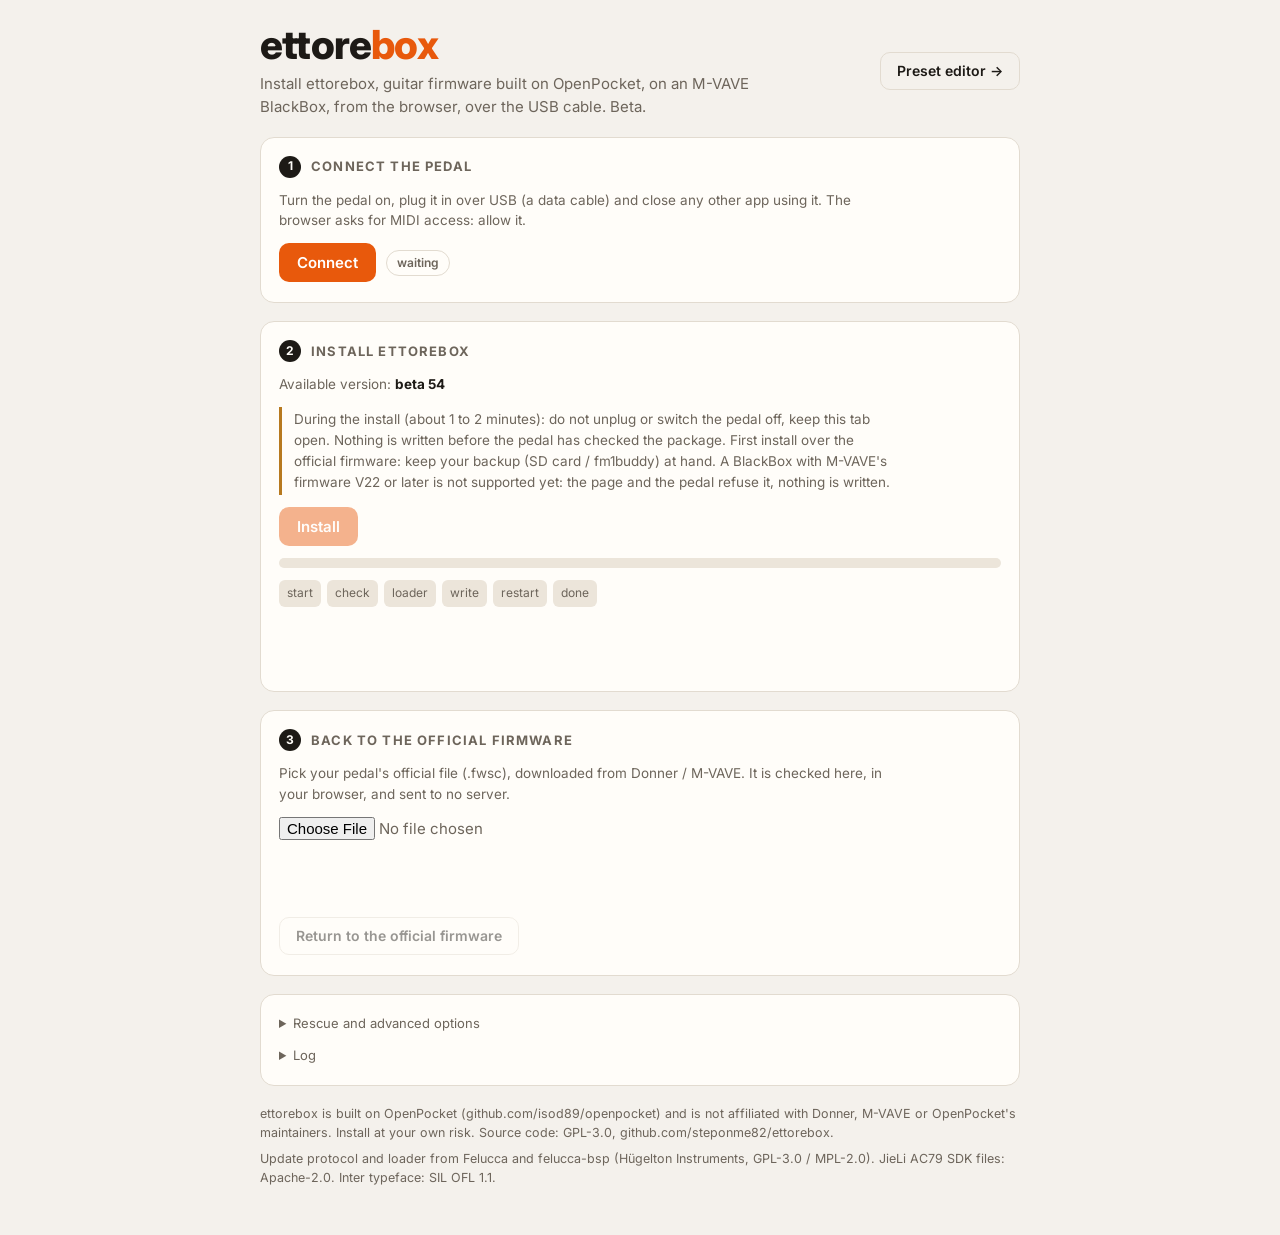
<file: docs/index.html>
<!doctype html>
<html lang="en">
<head>
<meta charset="utf-8">
<meta name="viewport" content="width=device-width, initial-scale=1, minimum-scale=1, maximum-scale=1, user-scalable=no, viewport-fit=cover">
<title>ettorebox Installer</title>
<meta name="description" content="Install OpenPocket on a Donner Pocket X or M-VAVE BlackBox from the browser, over USB.">
<link rel="preconnect" href="https://fonts.googleapis.com">
<link rel="stylesheet" href="https://fonts.googleapis.com/css2?family=Inter:wght@400;600;800&family=JetBrains+Mono:wght@400;600&display=swap">
<style>
:root{--bg:#f4f1ec;--panel:#fffdf9;--ink:#1d1a16;--dim:#6d655b;--line:#e2dbd0;--acc:#e8590c;--acc-ink:#fff;--ok:#2f9e44;--err:#c92a2a;--warn:#b7791f;--bar:#ece5da;--code:#f0ebe3;color-scheme:light}
@media (prefers-color-scheme:dark){:root:not([data-theme="light"]){--bg:#121110;--panel:#1b1917;--ink:#ece7e0;--dim:#a39a8f;--line:#2e2a26;--acc:#ff7a29;--acc-ink:#1b1206;--ok:#5fcf74;--err:#ff6b6b;--warn:#e7b04b;--bar:#2a2622;--code:#24211e;color-scheme:dark}}
:root[data-theme="dark"]{--bg:#121110;--panel:#1b1917;--ink:#ece7e0;--dim:#a39a8f;--line:#2e2a26;--acc:#ff7a29;--acc-ink:#1b1206;--ok:#5fcf74;--err:#ff6b6b;--warn:#e7b04b;--bar:#2a2622;--code:#24211e;color-scheme:dark}
*{box-sizing:border-box}
html,body{touch-action:pan-x pan-y;-webkit-text-size-adjust:100%;text-size-adjust:100%}
body{margin:0;background:var(--bg);color:var(--ink);font:15px/1.55 Inter,system-ui,-apple-system,"Segoe UI",sans-serif;
  padding-left:max(16px,env(safe-area-inset-left,0px));padding-right:max(16px,env(safe-area-inset-right,0px));padding-block:24px 48px}
.wrap{max-width:760px;margin:0 auto;display:flex;flex-direction:column;gap:18px}
header{display:flex;align-items:flex-end;justify-content:space-between;gap:12px;flex-wrap:wrap}
h1{margin:0;font-size:clamp(28px,6vw,40px);font-weight:800;letter-spacing:-.02em;line-height:1.05;text-wrap:balance}
h1 span{color:var(--acc)}
.tag{margin:6px 0 0;color:var(--dim);max-width:60ch}
.card{background:var(--panel);border:1px solid var(--line);border-radius:14px;padding:18px 18px 20px;display:flex;flex-direction:column;gap:12px;min-width:0}
.card h2{margin:0;font-size:13px;letter-spacing:.09em;text-transform:uppercase;color:var(--dim);display:flex;align-items:center;gap:10px}
.card h2 b{display:inline-grid;place-items:center;width:22px;height:22px;border-radius:50%;background:var(--ink);color:var(--panel);font-size:12px;letter-spacing:0}
.row{display:flex;flex-wrap:wrap;gap:10px;align-items:center}
button.go{font:600 15px/1 Inter,sans-serif;padding:12px 18px;border-radius:10px;border:0;background:var(--acc);color:var(--acc-ink);cursor:pointer}
button.alt{font:600 14px/1 Inter,sans-serif;padding:11px 16px;border-radius:10px;border:1px solid var(--line);background:transparent;color:var(--ink);cursor:pointer}
button:disabled{opacity:.45;cursor:default}
.dev{display:grid;grid-template-columns:auto 1fr;gap:4px 14px;font-size:14px}
.dev dt{color:var(--dim)}
.dev dd{margin:0;font-weight:600;min-width:0;overflow-wrap:anywhere}
.pill{display:inline-block;font:600 12px/1 Inter,sans-serif;padding:6px 10px;border-radius:999px;border:1px solid var(--line);color:var(--dim)}
.pill.ok{color:var(--ok);border-color:currentColor}.pill.err{color:var(--err);border-color:currentColor}.pill.warn{color:var(--warn);border-color:currentColor}
.bar{height:10px;border-radius:6px;background:var(--bar);overflow:hidden}
.bar i{display:block;height:100%;width:0;background:var(--acc);transition:width .2s}
.steps{display:flex;flex-wrap:wrap;gap:6px;font-size:12px;color:var(--dim)}
.steps span{padding:4px 8px;border-radius:6px;background:var(--bar)}
.steps span.on{background:var(--acc);color:var(--acc-ink)}
.steps span.done{background:transparent;color:var(--ok);outline:1px solid currentColor}
.note{font-size:13.5px;color:var(--dim);margin:0;max-width:68ch}
.note strong{color:var(--ink)}
.warnbox{border-left:3px solid var(--warn);padding:2px 0 2px 12px}
.msg{font-weight:600;min-height:1.5em}
.msg.ok{color:var(--ok)}.msg.err{color:var(--err)}
input[type=file]{font:inherit;color:var(--dim);max-width:100%}
label.chk{display:flex;gap:8px;align-items:flex-start;font-size:13.5px}
details summary{cursor:pointer;color:var(--dim);font-size:13px}
pre#log{margin:10px 0 0;background:var(--code);border-radius:10px;padding:12px;font:12px/1.5 "JetBrains Mono",ui-monospace,Menlo,Consolas,monospace;max-height:260px;overflow:auto;white-space:pre-wrap;overflow-wrap:anywhere}
code{font:12.5px "JetBrains Mono",ui-monospace,monospace;background:var(--code);padding:1px 5px;border-radius:5px}
footer{color:var(--dim);font-size:12.5px;display:flex;flex-direction:column;gap:6px}
footer a,.note a{color:inherit}
[hidden]{display:none!important}
</style>
</head>
<body>
<div class="wrap">
  <header>
    <div>
      <h1>ettore<span>box</span></h1>
      <p class="tag" data-t="tag"></p>
    </div>
    <a class="alt" id="toeditor" href="editor.html" data-t="toeditor" style="text-decoration:none;align-self:center;font:600 14px/1 Inter,sans-serif;padding:11px 16px;border-radius:10px;border:1px solid var(--line);color:var(--ink)"></a>
  </header>

  <section class="card" id="nomidi" hidden>
    <p class="msg err" data-t="nomidi"></p>
  </section>

  <section class="card">
    <h2><b>1</b><span data-t="s1"></span></h2>
    <p class="note" data-t="s1note"></p>
    <div class="row">
      <button class="go" id="connect" data-t="connect"></button>
      <span class="pill" id="state" data-t="idle"></span>
    </div>
    <dl class="dev" id="devinfo" hidden>
      <dt data-t="pedal"></dt><dd id="d-model"></dd>
      <dt data-t="firmware"></dt><dd id="d-fw"></dd>
      <dt data-t="port"></dt><dd id="d-port"></dd>
    </dl>
  </section>

  <section class="card" id="installCard">
    <h2><b>2</b><span data-t="s2"></span></h2>
    <p class="note"><span data-t="s2note"></span> <strong id="pkgver">…</strong></p>
    <p class="note warnbox" data-t="s2warn"></p>
    <p class="note warnbox" id="bbwarn" hidden data-t="bbwarn"></p>
    <p class="note warnbox" id="testchan" hidden data-t="testchan"></p>
    <div class="row">
      <button class="go" id="install" disabled data-t="install"></button>
      <button class="alt" id="resume" hidden data-t="resume"></button>
    </div>
    <div class="bar"><i id="bar"></i></div>
    <div class="steps" id="steps"></div>
    <p class="msg" id="msg"></p>
    <p class="note" id="next" hidden><a href="editor.html" data-t="nexteditor"></a> · <a id="notes" data-t="nextnotes"></a></p>
  </section>

  <section class="card">
    <h2><b>3</b><span data-t="s3"></span></h2>
    <p class="note" data-t="s3note"></p>
    <input type="file" id="offfile" accept=".fwsc">
    <p class="msg" id="offmsg"></p>
    <label class="chk" id="offconfirm" hidden><input type="checkbox" id="offok"><span data-t="unknownok"></span></label>
    <div class="row"><button class="alt" id="backoff" disabled data-t="backoff"></button></div>
    <div class="note warnbox" id="v21-factory" hidden>
      <strong>BlackBox V21 factory sounds</strong>
      <p>The V21 firmware file contains no amps, cabinets, or presets. After it boots, verify the factory sounds here. If verification fails, start the Terminal tool in the <a href="RESCUE.md#blackbox-v21-factory-sounds">macOS recovery steps</a> before pressing the USB recovery button.</p>
      <div class="row">
        <button class="alt" id="verify-factory" disabled>Verify factory sounds</button>
        <button class="alt" id="factory-uboot" disabled>Enter BlackBox USB recovery</button>
      </div>
    </div>
  </section>

  <section class="card">
    <details>
      <summary data-t="rescue"></summary>
      <label class="chk"><input type="checkbox" id="rescueOn"><span data-t="rescueon"></span></label>
      <p class="note" data-t="rescuenote"></p>
      <p class="note" data-t="rescuemac"></p>
      <div class="row"><button class="alt" id="uboot" disabled data-t="uboot"></button></div>
    </details>
    <details>
      <summary data-t="logt"></summary>
      <pre id="log"></pre>
    </details>
  </section>

  <footer>
    <span data-t="foot1"></span>
    <span data-t="foot2"></span>
  </footer>
</div>

<script type="module">
import { Updater, IS_OTA, IS_OPENPOCKET, OUR_LOADER, MODELS, NEW_LAYOUT } from "./pxota.js";
import { productOf, logicalImage, checkOfficial } from "./pxpkg.js";
import { BLACKBOX_V21, verifyFactorySounds } from "./pxfactory.js";

const T = {
  en: {
    tag: "Install ettorebox, guitar firmware built on OpenPocket, on an M-VAVE BlackBox, from the browser, over the USB cable. Beta.",
    nomidi: "This browser has no Web MIDI. Use Chrome or Edge on a computer (Windows, macOS, Linux, ChromeOS).",
    s1: "Connect the pedal", s1note: "Turn the pedal on, plug it in over USB (a data cable) and close any other app using it. The browser asks for MIDI access: allow it.",
    connect: "Connect", idle: "waiting", searching: "searching…", found: "pedal found", none: "no pedal", busy: "working…",
    pedal: "Pedal", firmware: "Firmware", port: "MIDI port",
    official: "official", opfw: "OpenPocket or ettorebox", loader: "update mode (loader)",
    s2: "Install ettorebox", s2note: "Available version:",
    s2warn: "During the install (about 1 to 2 minutes): do not unplug or switch the pedal off, keep this tab open. Nothing is written before the pedal has checked the package. First install over the official firmware: keep your backup (SD card / fm1buddy) at hand. A BlackBox with M-VAVE's firmware V22 or later is not supported yet: the page and the pedal refuse it, nothing is written.",
    install: "Install", resume: "Resume the update",
    st_start: "start", st_verify: "check", st_loader: "loader", st_write: "write", st_reboot: "restart", st_done: "done",
    done: "Done: the pedal now runs ", nexteditor: "Open the preset editor", nextnotes: "What is new in this version", sameok: "OpenPocket is up to date.",
    s3: "Back to the official firmware", s3note: "Pick your pedal's official file (.fwsc), downloaded from Donner / M-VAVE. It is checked here, in your browser, and sent to no server.",
    backoff: "Return to the official firmware", offknown: "Official file verified: ", offunknown: "Well-formed official file, unknown to this page: ",
    unknownok: "I understand: this file has not been tested with this page. Install it anyway.",
    rescue: "Rescue and advanced options",
    rescuenote: "If the pedal stays in update mode, reconnect it: the Resume button appears. The button below puts a pedal running OpenPocket into the chip's UBOOT mode, for a recovery from the SD card (fm1buddy).",
    rescuemac: "A pedal that restarts in a loop and cannot be reached by this page can be restored from a Mac, with no extra hardware: download the official BlackBox file (M-VAVE), then run `make rescue` in the OpenPocket folder (read-only check), and `make rescue-write` to restore it. The steps are in docs/RESCUE.md; the SD-card route (fm1buddy, flash/) is the second choice.",
    uboot: "Enter UBOOT mode", logt: "Log",
    foot1: "ettorebox is built on OpenPocket (github.com/isod89/openpocket) and is not affiliated with Donner, M-VAVE or OpenPocket's maintainers. Install at your own risk. Source code: GPL-3.0, github.com/steponme82/ettorebox.",
    foot2: "Update protocol and loader from Felucca and felucca-bsp (Hügelton Instruments, GPL-3.0 / MPL-2.0). JieLi AC79 SDK files: Apache-2.0. Inter typeface: SIL OFL 1.1.",
    e_notfound: "Pedal not found. Check the cable (data), close other MIDI apps, then try again.",
    testchan: "TEST CHANNEL: this installs a test build, not the release. It is for people who agreed to try it, and it is not the version the normal installer page offers. To go back, open this page without ?channel=… and press Install.",
    bbwarn: "ettorebox is a beta: keep M-VAVE's own firmware file at hand, and the rescue steps (RESCUE.md in the repository). Not on a BlackBox with M-VAVE's firmware V22 or later: this page and the pedal refuse it.",
toeditor: "Preset editor →",
        rescueon: "Rescue mode, for a pedal that restarts in a loop: tick this, press Connect, then plug the pedal in (or let it restart). The install starts by itself as soon as the pedal answers; it stops the pedal's sound processing at once, so the restarts stop. It installs the official file chosen in step 3 if there is one for this pedal, otherwise OpenPocket.",
    e_model: "This package is not for this pedal: ", e_lost: "The pedal was disconnected. Plug it back in and press Resume.",
    e_stopped: "The pedal stopped answering. ", e_noloader: "The update loader did not appear. Replug the cable, then Resume.",
    e_noreturn: "The pedal did not come back: switch it off and on.", e_mismatch: "Written, but the pedal reports: ",
    e_foreign: "The pedal is in the update mode of another firmware: ", e_pkg: "OpenPocket package missing on this site: ",
    e_layout: "Not installed: this pedal has M-VAVE's firmware V22 or later, whose memory layout OpenPocket cannot write yet (installing would overwrite the pedal's own start-up code and it would no longer switch on). Nothing was written, and the pedal keeps its own firmware. If it stays dark, switch it on holding HOME, > and the knob (M-VAVE's Recovery Mode) and reinstall M-VAVE's firmware with their updater. Details: ",
    newlayout: "This BlackBox runs M-VAVE's firmware V22 or later. OpenPocket cannot be installed on it yet: the new firmware moved the memory layout, and installing would overwrite the pedal's own start-up code (several pedals stopped switching on this way). The Install button stays off. Keep M-VAVE's firmware for now.",
  },
};
const lang = "en";
const stored = (k, d) => { try { return localStorage.getItem(k) || d; } catch (_) { return d; } };
const t = (k) => (T[lang] && T[lang][k]) || T.en[k] || k;
function applyLang() {
  document.documentElement.lang = lang;
  document.querySelectorAll("[data-t]").forEach((el) => { el.textContent = t(el.dataset.t); });
  drawSteps();
}

const $ = (id) => document.getElementById(id);
const logEl = $("log");
const log = (m) => { logEl.textContent += `[${new Date().toLocaleTimeString()}] ${m}\n`; logEl.scrollTop = logEl.scrollHeight; };
const STEPS = ["start", "verify", "loader", "write", "reboot", "done"];
let stepAt = -1;
function drawSteps() {
  $("steps").innerHTML = STEPS.map((s, i) => `<span class="${i < stepAt ? "done" : i === stepAt ? "on" : ""}">${t("st_" + s)}</span>`).join("");
}
function setState(text, cls = "") { const p = $("state"); p.textContent = text; p.className = "pill " + cls; }
function setMsg(el, text, cls = "") { el.textContent = text; el.className = "msg " + cls; }
const errText = (e) => (e && e.code && T.en["e_" + e.code] ? t("e_" + e.code) + (e.detail || "") : (e && e.message) || String(e));

/* a test channel (?channel=midi-test): packages from firmware/<channel>/, never offered without the link */
const CHANNEL = (new URLSearchParams(location.search).get("channel") || "").replace(/[^a-z0-9-]/g, "");
const FW = "firmware/" + (CHANNEL ? CHANNEL + "/" : "");
let access = null, up = null, manifest = null, lastDev = null, busy = false, official = null;
let sawV21 = false;

if (!navigator.requestMIDIAccess) { $("nomidi").hidden = false; $("connect").disabled = true; }
$("testchan").hidden = !CHANNEL;

async function loadManifest() {
  try {
    const r = await fetch(FW + "manifest.json", { cache: "no-store" });
    manifest = await r.json();
    $("pkgver").textContent = (manifest.label || "v" + manifest.version) + (CHANNEL ? " (" + CHANNEL + ")" : "");   /* (label: ettorebox) */
  } catch (e) { $("pkgver").textContent = "—"; log("manifest: " + e.message); }
}

function showDev(d) {
  lastDev = d;
  $("devinfo").hidden = !d;
  const onV21 = d?.id.text === BLACKBOX_V21;
  if (d) sawV21 = onV21;
  $("v21-factory").hidden = !sawV21 && official?.product !== BLACKBOX_V21;
  $("verify-factory").disabled = busy || !onV21;
  $("factory-uboot").disabled = busy || !onV21;
  $("resume").hidden = !d || !IS_OTA(d.id);
  $("install").disabled = busy || !d || IS_OTA(d.id) || !manifest || NEW_LAYOUT(d.id);   /* (M-VAVE V22 and later: never) */
  $("uboot").disabled = busy || !d || !IS_OPENPOCKET(d.id);
  $("backoff").disabled = busy || !d || IS_OTA(d.id) || !official || official.model !== d.id.model ||
    (!official.known && !$("offok").checked);
  $("backoff").textContent = official?.product === BLACKBOX_V21 ? "Install V21 firmware" : t("backoff");
  if (!d) return;
  const id = d.id;
  const ota = IS_OTA(id);
  $("d-model").textContent = ota ? "—" : (id.model === "PocketX" ? "Donner Pocket X" : "M-VAVE BlackBox");
  $("d-fw").textContent = ota ? `${t("loader")} (${id.text})` : IS_OPENPOCKET(id) ? `${t("opfw")} v${id.version - 900} (${id.text})` : `${t("official")} ${String(id.version).padStart(3, "0")} (${id.text})`;
  $("d-port").textContent = d.name;
  const bb = id.model === "BlackBox";               /* not supported yet: boot loop (issue #1) */
  $("bbwarn").hidden = !bb;
  if (NEW_LAYOUT(id)) setMsg($("msg"), t("newlayout"), "err");   /* (M-VAVE V22 and later: Install stays off) */
}

async function connect() {
  try {
    if (!access) {
      access = await navigator.requestMIDIAccess({ sysex: true });
      up = new Updater(access, log);
      access.onstatechange = () => { if (busy || scanning) return; if (rescueArmed()) rescueTry(); else scan(); };
    }
    await scan();
  } catch (e) { setState(t("none"), "err"); log("MIDI: " + e.message); }
}
let scanning = false;
async function scan() {
  if (scanning || !up) return;
  scanning = true;
  setState(t("searching"));
  try {
    const d = await up.identify();
    if (d) { setState(t("found"), "ok"); log(`found ${d.id.text} on "${d.name}"`); }
    else { setState(t("none"), "warn"); log("no pedal" + up.seen()); }
    showDev(d);
  } finally { scanning = false; }
  if (rescueArmed() && lastDev && MODELS.includes(lastDev.id.model)) setTimeout(rescueTry, 0);   // seen by a scan
}

function progress(kind, n) {
  const k = STEPS.indexOf(kind);
  if (k >= 0 && k !== stepAt) { stepAt = k; drawSteps(); }
  const est = kind === "verify" ? 40 : kind === "write" ? 2700 : 0;   // requests: step 1 ~30, step 2 ~2 x 1300
  const base = { start: 0, verify: 2, loader: 8, write: 12, reboot: 96, done: 100 }[kind] ?? 0;
  const span = kind === "verify" ? 6 : kind === "write" ? 84 : 0;
  const pct = base + (est && typeof n === "number" ? Math.min(1, n / est) * span : 0);
  $("bar").style.width = pct.toFixed(1) + "%";
}

async function packageFor(model) {
  const p = manifest && manifest.packages.find((x) => x.model === model);
  if (!p) throw Object.assign(new Error(model), { code: "pkg", detail: model });
  const r = await fetch(FW + p.file, { cache: "no-store" });
  if (!r.ok) throw Object.assign(new Error(p.file), { code: "pkg", detail: p.file });
  const bytes = new Uint8Array(await r.arrayBuffer());
  if (productOf(bytes) !== p.product) throw new Error("package identity mismatch");
  return { product: p.product, image: logicalImage(bytes) };
}

async function run(job, resultMessage) {
  if (busy) return;
  busy = true; stepAt = resultMessage ? -1 : 0; drawSteps(); $("bar").style.width = "0";
  setState(t("busy"), "warn");
  ["install", "backoff", "uboot", "connect", "verify-factory", "factory-uboot"].forEach((id) => $(id).disabled = true);
  setMsg($("msg"), ""); $("next").hidden = true;
  try {
    const res = await job();
    if (!resultMessage) { stepAt = STEPS.length; drawSteps(); }   // every stage done, none still lit
    const firmwareOnly = !resultMessage && res === BLACKBOX_V21;
    const v = !resultMessage && /^(?:PocketX|BlackBox)_9(\d\d)$/.exec(res);
    const message = resultMessage || (firmwareOnly
      ? "V21 firmware booted. Verify or restore the factory sounds in step 3."
      : t("done") + (v && manifest && manifest.label ? `ettorebox ${manifest.label} (${res})` : v ? `${t("opfw")} v${+v[1]} (${res})` : res));
    setMsg($("msg"), message, firmwareOnly ? "" : "ok");
    if (v) { $("notes").href = manifest && manifest.notes ? manifest.notes : `WHATS-NEW-v${+v[1]}.md`; $("next").hidden = false; }
    log(message);
  } catch (e) {
    setMsg($("msg"), errText(e), "err");
    log(`error ${e.code || ""}: ${e.message}`);
  } finally {
    busy = false;
    $("connect").disabled = false;
    await scan();
  }
}

$("connect").onclick = connect;

// rescue mode (issue #1): the packages are fetched beforehand, the install fires the moment a pedal answers
let pre = null;
let rescueTries = 0;                                  // a few attempts, then the mode turns itself off
const rescueArmed = () => $("rescueOn").checked && pre !== null && up !== null && rescueTries < 10;
async function prefetch() {
  pre = null;
  const got = {};
  for (const m of MODELS) { try { got[m] = await packageFor(m); } catch (e) { log("rescue: " + errText(e)); } }
  if ($("rescueOn").checked) { pre = got; log("rescue mode armed: waiting for the pedal"); setState(t("searching"), "warn"); }
}
function pick(model) {
  if (official && official.model === model && (official.known || $("offok").checked)) return { image: official.image, product: official.product };
  return pre && pre[model];
}
function rescueTry() {
  if (busy || scanning || !rescueArmed()) return;
  rescueTries++;
  return run(async () => {
    const r = await up.rescue(pick, (s, n) => { progress(s, n); if (s !== "verify" && s !== "write") log("rescue step " + s + (n !== undefined ? " " + n : "")); });
    if (!r) throw Object.assign(new Error("no pedal yet"), { code: "notfound", detail: up.seen() });
    $("rescueOn").checked = false; pre = null;
    return r;
  });
}
$("rescueOn").onchange = async () => {
  if (!$("rescueOn").checked) { pre = null; log("rescue mode off"); return; }
  rescueTries = 0;
  await prefetch();
  if (rescueArmed() && lastDev) rescueTry();
};
$("install").onclick = () => run(async () => {
  const d = lastDev;
  const { product, image } = await packageFor(d.id.model);
  log(`install ${product} over ${d.id.text}`);
  return up.install(image, product, (s, n) => { progress(s, n); if (s !== "verify" && s !== "write") log("step " + s + (n !== undefined ? " " + n : "")); });
});
$("resume").onclick = () => run(async () => {
  const d = lastDev;
  // our loader: finish the OpenPocket package of the model picked by the official file or the last model seen
  if (OUR_LOADER(d.id)) {
    const model = (official && official.model) || stored("op-model", "PocketX");
    const { product, image } = await packageFor(model);
    await up.resume(image, product, (s, n) => progress(s, n));
    return product;
  }
  if (!official) throw Object.assign(new Error(d.id.text), { code: "foreign", detail: d.id.text });
  await up.resume(official.image, official.product, (s, n) => progress(s, n), { official: true });
  return official.product;
});
$("backoff").onclick = () => run(async () => {
  log(`return to ${official.product}`);
  return up.install(official.image, official.product, (s, n) => progress(s, n));
});
$("uboot").onclick = async () => { try { await up.uboot(); log("UBOOT soft key sent"); } catch (e) { log(e.message); } };
$("factory-uboot").onclick = () => run(
  () => up.uboot((id) => id.text === BLACKBOX_V21),
  "USB recovery requested. The Terminal recovery tool can now read the pedal."
);
$("verify-factory").onclick = () => run(
  () => verifyFactorySounds(up, (p) => { $("bar").style.width = (p * 100).toFixed(1) + "%"; }),
  "Factory sounds verified: 20 amps, 20 cabinets, and 80 presets."
);
$("offfile").onchange = async (ev) => {
  official = null; $("offconfirm").hidden = true; $("offok").checked = false;
  const f = ev.target.files[0];
  if (!f) { showDev(lastDev); return; }
  try {
    official = await checkOfficial(new Uint8Array(await f.arrayBuffer()));
    setMsg($("offmsg"), (official.known ? t("offknown") : t("offunknown")) + official.product, official.known ? "ok" : "");
    $("offconfirm").hidden = official.known;
    log(`official file ${f.name}: ${official.product}, sha256 ${official.sha256.slice(0, 16)}…, known ${official.known}`);
  } catch (e) { setMsg($("offmsg"), e.message, "err"); }
  showDev(lastDev);
};
$("offok").onchange = () => showDev(lastDev);
window.addEventListener("beforeunload", (e) => { if (busy) { e.preventDefault(); e.returnValue = ""; } });
// remember the model, for a resume after a disconnect
setInterval(() => { if (lastDev && MODELS.includes(lastDev.id.model)) try { localStorage.setItem("op-model", lastDev.id.model); } catch (_) {} }, 2000);

applyLang();
loadManifest().then(() => showDev(lastDev));
</script>
</body>
</html>
</file>
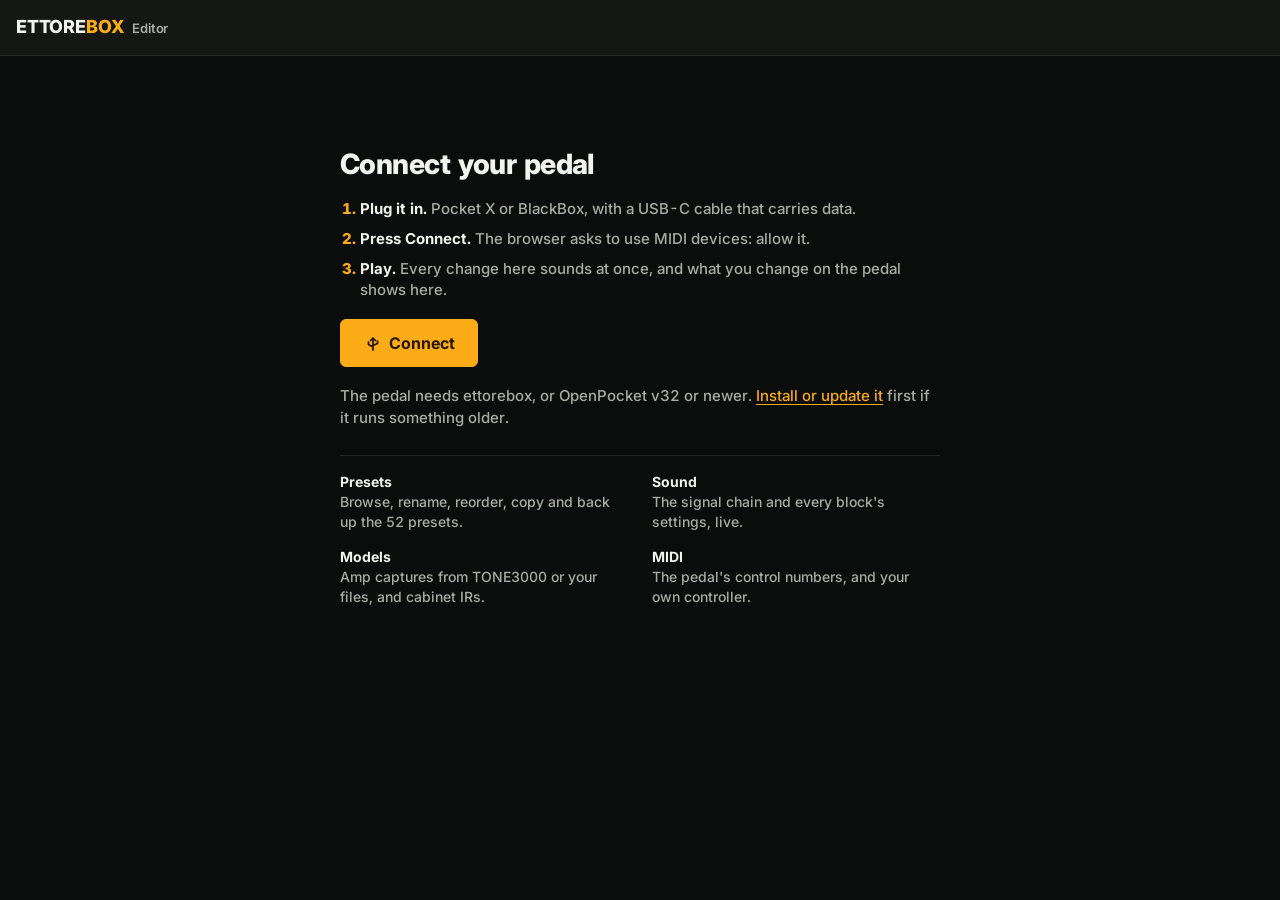
<file: docs/editor.html>
<!doctype html>
<!-- SPDX-License-Identifier: GPL-3.0-only
     OpenPocket web editor: the pedal's presets, its current sound, its NAM models and cabinet IRs, and MIDI control,
     live over USB-MIDI (Chrome / Edge). Protocol: EDITOR-PROTOCOL.md; transport: pxedit.js. No library, no build step:
     editor.css, editor.js (start, connection, sections) and one module per section (edsound.js, edpresets.js,
     edmodels.js, edmidi.js) on edcore.js. -->
<html lang="en">
<head>
<meta charset="utf-8">
<meta name="viewport" content="width=device-width, initial-scale=1, minimum-scale=1, maximum-scale=1, user-scalable=no, viewport-fit=cover">
<meta name="color-scheme" content="dark">
<meta name="theme-color" content="#0d0f0e">
<title>ettorebox Editor</title>
<meta name="description" content="Edit an M-VAVE BlackBox running ettorebox (or OpenPocket) from the browser, over USB or Bluetooth.">
<link rel="preconnect" href="https://fonts.googleapis.com">
<link rel="stylesheet" href="https://fonts.googleapis.com/css2?family=Inter:wght@400;500;600;700;800&display=swap">
<link rel="stylesheet" href="editor.css">
</head>
<body data-conn="idle" data-view="sound">
<a class="skip" href="#main">Skip to the editor</a>

<header class="bar">
  <a class="brand" href="./" title="ettorebox installer">ETTORE<b>BOX</b><span>Editor</span></a>
  <nav class="tabs" id="tabs" aria-label="Sections">
    <button type="button" data-go="presets" class="narrow-only"><svg class="ic"><use href="#i-list"/></svg><span>Presets</span></button>
    <button type="button" data-go="sound"><svg class="ic"><use href="#i-sliders"/></svg><span>Sound</span></button>
    <button type="button" data-go="models"><svg class="ic"><use href="#i-wave"/></svg><span>Models</span></button>
    <button type="button" data-go="midi"><svg class="ic"><use href="#i-midi"/></svg><span>MIDI</span></button>
  </nav>
  <div class="bar-end">
    <button type="button" class="meter" id="load" popovertarget="loadpop" hidden aria-label="DSP load">
      <span class="meter-l">DSP</span><span class="meter-bar"><i id="loadbar"></i><b id="loadpeak"></b></span><span class="meter-v" id="loadv">–</span>
    </button>
    <button type="button" class="conn" id="conn" popovertarget="connpop" hidden><i class="dot"></i><span id="status">Not connected</span></button>
  </div>
</header>

<div class="pop" id="loadpop" popover aria-label="DSP load details"></div>
<div class="pop" id="connpop" popover aria-label="Connection"></div>
<div class="pop menu" id="menu" popover role="menu"></div>

<div class="lostbar" id="lostbar" hidden role="alert">
  <svg class="ic"><use href="#i-alert"/></svg>
  <span>The pedal stopped answering. Plug it back in: the editor reconnects by itself.</span>
  <button type="button" class="btn small" id="reconnect">Reconnect now</button>
</div>

<div class="shell" id="shell">
  <aside class="presets" id="presets" aria-labelledby="presets-h">
    <div class="presets-head">
      <h2 id="presets-h">Presets</h2>
      <label class="btn small" id="imp" for="file" role="button" tabindex="0" title="Import presets from a file">Import</label>
      <button type="button" class="btn small" id="expall" title="Save all 52 presets in one file">Back up all</button>
      <!-- the file inputs: opened by their labels (a tap on a label is a tap on the input: in-app browsers such as MIDIWeb
           open no picker for a script's click), never redrawn, no accept filter (iOS greys out extensions it does not know) -->
      <input type="file" id="file" class="vh" tabindex="-1" aria-hidden="true">
    </div>
    <label class="search"><svg class="ic"><use href="#i-search"/></svg>
      <input type="search" id="psearch" placeholder="Search presets, amps, effects" autocomplete="off" spellcheck="false" aria-label="Search presets" aria-keyshortcuts="/"></label>
    <div class="chips" id="pfilter" role="group" aria-label="Show">
      <button type="button" data-f="all" aria-pressed="true">All</button>
      <button type="button" data-f="user" aria-pressed="false">Yours</button>
      <button type="button" data-f="factory" aria-pressed="false">Factory</button>
    </div>
    <div class="list" id="list" role="listbox" aria-label="Presets" tabindex="0"></div>
    <p class="list-empty" id="listempty" hidden></p>
  </aside>

  <main id="main" tabindex="-1">
    <!-- before a pedal answers: first run and every way it can fail -->
    <section class="gate" id="gate" aria-live="polite"></section>

    <section class="view" id="view-sound" aria-labelledby="sound-h">
      <h1 class="vh" id="sound-h">Sound</h1>
      <div class="phead">
        <span class="num" id="num" aria-hidden="true">01</span>
        <div class="pname">
          <input id="name" maxlength="13" spellcheck="false" autocomplete="off" aria-label="Preset name">
          <span class="state" id="star"></span>
        </div>
        <div class="pacts">
          <button type="button" class="btn" id="compare" aria-pressed="false" title="Hear the saved preset, then come back to your changes">Compare</button>
          <button type="button" class="btn" id="revert" title="Drop the changes and load the saved preset again">Revert</button>
          <button type="button" class="btn" id="saveas">Save as…</button>
          <button type="button" class="btn primary" id="save" aria-keyshortcuts="Control+S Meta+S">Save</button>
          <button type="button" class="btn icon" id="pmore" aria-label="More for this preset" aria-haspopup="menu"><svg class="ic"><use href="#i-more"/></svg></button>
        </div>
        <!-- the preset's own level (on the pedal: the GT page's third line, PRESET LVL): built by edsound.js -->
        <div class="prm plevel" id="plevel" role="group" aria-label="Preset level"></div>
      </div>

      <div class="chain-wrap">
        <span class="cap-io" aria-hidden="true">IN</span>
        <div class="chain" id="tiles" role="group" aria-label="Signal chain, in the order the sound passes through"></div>
        <span class="cap-io" aria-hidden="true">OUT</span>
      </div>
      <p class="hint" id="hint">Drag a block to move it. Arrow keys choose a block, Space switches it, Alt + arrows move it.</p>
      <!-- the preset's scenes (editor protocol 6): built by edscenes.js -->
      <div class="scenes" id="scenes" role="group" aria-label="Scenes" hidden></div>

      <div class="block" id="block">
        <div class="block-head">
          <span class="swatch" aria-hidden="true"></span>
          <h2 id="bname">AMP</h2>
          <span class="pos" id="bpos"></span>
          <span class="grow"></span>
          <span class="mv">
            <button type="button" class="btn icon small" id="mvl" aria-label="Move this block earlier in the chain"><svg class="ic"><use href="#i-left"/></svg></button>
            <button type="button" class="btn icon small" id="mvr" aria-label="Move this block later in the chain"><svg class="ic"><use href="#i-right"/></svg></button>
          </span>
          <button type="button" class="switch" id="onoff" role="switch" aria-checked="false"><i></i><span>Off</span></button>
        </div>
        <div class="type">
          <button type="button" id="tprev" aria-label="Previous type"><svg class="ic"><use href="#i-left"/></svg></button>
          <select id="type" aria-label="Type"></select>
          <button type="button" id="tnext" aria-label="Next type"><svg class="ic"><use href="#i-right"/></svg></button>
        </div>
        <div class="params" id="params"></div>
        <div class="blocknote" id="blocknote" hidden></div>
      </div>
    </section>

    <section class="view" id="view-models" aria-labelledby="models-h">
      <h1 class="vh" id="models-h">Models and cabinets</h1>
      <div class="mgrid">
        <div class="mcol">
          <section class="card bank" id="nam" data-kind="nam"></section>
          <section class="card bank" id="ir" data-kind="ir"></section>
        </div>
        <section class="card t3k" id="t3k" aria-label="TONE3000"></section>
      </div>
      <input type="file" id="namfile" class="vh" tabindex="-1" aria-hidden="true" multiple>
      <input type="file" id="irfile" class="vh" tabindex="-1" aria-hidden="true" multiple>
    </section>

    <section class="view" id="view-midi" aria-labelledby="midi-h">
      <h1 class="vh" id="midi-h">MIDI</h1>
      <div class="midigrid">
        <section class="card" id="midiconn" aria-labelledby="midiconn-h"></section>
        <section class="card" id="midimon" aria-labelledby="midimon-h"></section>
        <section class="card wide" id="midimap" aria-labelledby="midimap-h"></section>
      </div>
    </section>
  </main>
</div>

<div class="toasts" id="toasts" aria-live="polite"></div>
<dialog class="dlg" id="dlg" aria-labelledby="dlg-h"></dialog>

<svg hidden>
  <defs>
    <symbol id="i-list" viewBox="0 0 20 20"><path d="M7 5h10M7 10h10M7 15h10M3.25 5h.5M3.25 10h.5M3.25 15h.5"/></symbol>
    <symbol id="i-sliders" viewBox="0 0 20 20"><path d="M5 3v5M5 12v5M10 3v2M10 9v8M15 3v8M15 15v2"/><circle cx="5" cy="10" r="2"/><circle cx="10" cy="7" r="2"/><circle cx="15" cy="13" r="2"/></symbol>
    <symbol id="i-wave" viewBox="0 0 20 20"><path d="M2 10h2.5l2-6 3.5 12 3-9 1.5 3H18"/></symbol>
    <symbol id="i-midi" viewBox="0 0 20 20"><circle cx="10" cy="10" r="7.25"/><path d="M6 9.25h.01M14 9.25h.01M7.5 12.75h.01M12.5 12.75h.01M10 13.75h.01"/></symbol>
    <symbol id="i-search" viewBox="0 0 20 20"><circle cx="9" cy="9" r="5.25"/><path d="M13 13l4 4"/></symbol>
    <symbol id="i-more" viewBox="0 0 20 20"><path d="M4.5 10h.01M10 10h.01M15.5 10h.01"/></symbol>
    <symbol id="i-left" viewBox="0 0 20 20"><path d="M12 5l-5 5 5 5"/></symbol>
    <symbol id="i-right" viewBox="0 0 20 20"><path d="M8 5l5 5-5 5"/></symbol>
    <symbol id="i-x" viewBox="0 0 20 20"><path d="M5.5 5.5l9 9M14.5 5.5l-9 9"/></symbol>
    <symbol id="i-check" viewBox="0 0 20 20"><path d="M4.5 10.5l3.5 3.5 7.5-8"/></symbol>
    <symbol id="i-alert" viewBox="0 0 20 20"><path d="M10 3.5l7.5 13h-15zM10 8.5v3.5M10 14.5h.01"/></symbol>
    <symbol id="i-plus" viewBox="0 0 20 20"><path d="M10 4.5v11M4.5 10h11"/></symbol>
    <symbol id="i-minus" viewBox="0 0 20 20"><path d="M4.5 10h11"/></symbol>
    <symbol id="i-ext" viewBox="0 0 20 20"><path d="M8 4.5H4.5v11h11V12M11 4.5h4.5V9M15.5 4.5L9 11"/></symbol>
    <symbol id="i-usb" viewBox="0 0 20 20"><path d="M10 17V5M10 5L7.5 7.5M10 5l2.5 2.5M5.5 9v2.5L10 14M14.5 8v2.5L10 12.5"/></symbol>
  </defs>
</svg>

<script type="module" src="editor.js"></script>
</body>
</html>
</file>
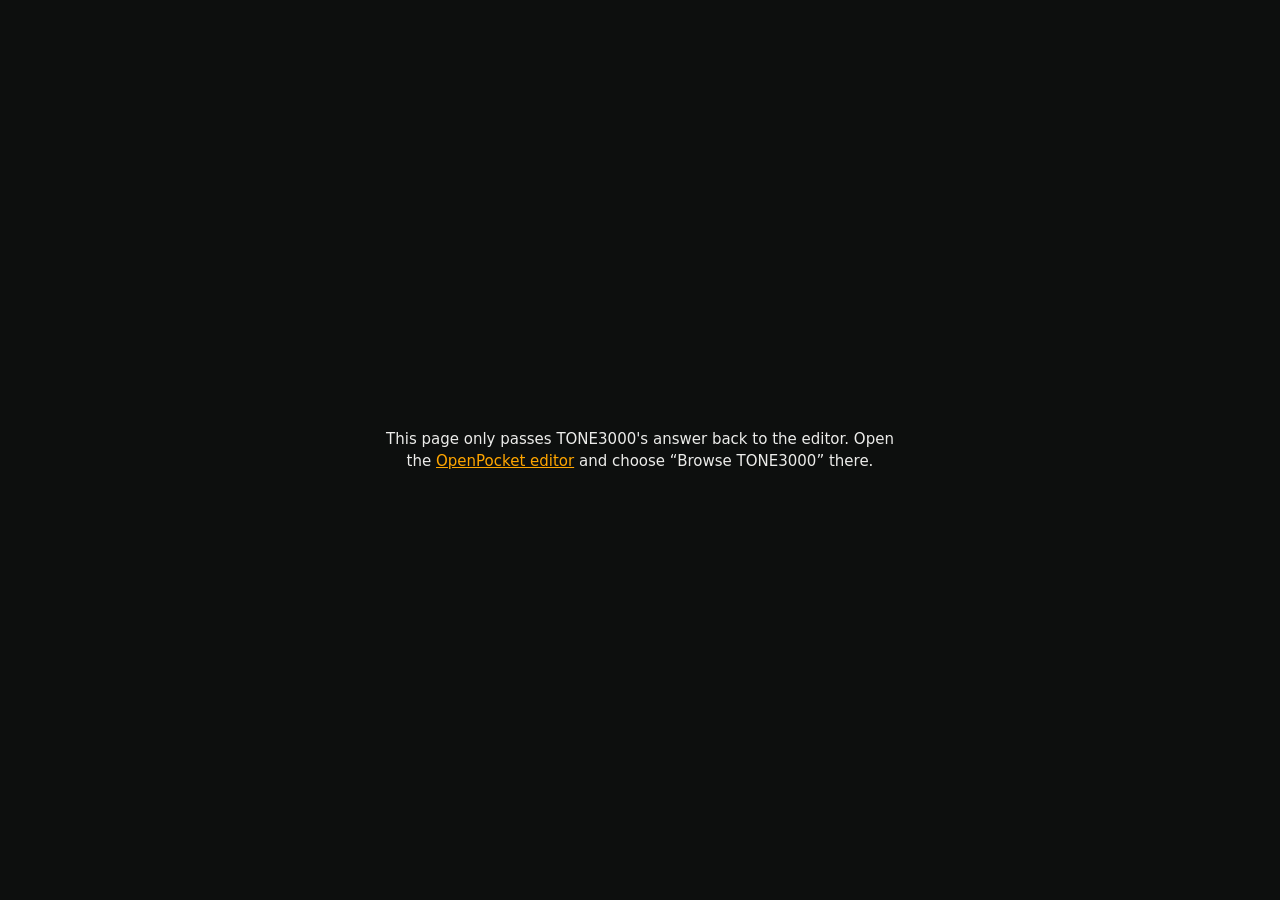
<file: docs/t3k.html>
<!doctype html>
<html lang="en">
<head>
<meta charset="utf-8">
<meta name="viewport" content="width=device-width, initial-scale=1">
<meta name="color-scheme" content="dark">
<title>OpenPocket · TONE3000</title>
<style>
body{margin:0;min-height:100vh;display:grid;place-items:center;background:#0d0f0e;color:#ececea;
  font:15px/1.5 Inter,system-ui,-apple-system,"Segoe UI",sans-serif;padding:16px;box-sizing:border-box}
main{inline-size:min(34em,100%);display:grid;gap:12px;justify-items:center}
p{margin:0;text-align:center}
a{color:#ffa600}
h1{margin:0;font-size:1.125rem;text-align:center}
.dim{color:#a4a6a2}
.err{color:#ff8a7a}
.list{inline-size:100%;display:grid;gap:6px}
.mrow{display:flex;align-items:center;gap:10px;padding:8px 10px;border:1px solid #2a2e2b;border-radius:8px}
.mrow span{flex:1;font-weight:600;overflow:hidden;text-overflow:ellipsis;white-space:nowrap}
button,.btn{font:inherit;font-weight:700;min-block-size:44px;padding:0 16px;border-radius:8px;border:1px solid #3a3f3b;
  background:#1c201d;color:#ececea;text-decoration:none;display:inline-flex;align-items:center;justify-content:center;cursor:pointer}
button.primary{background:#ffa600;border-color:#ffa600;color:#1a1200}
button:disabled{opacity:.45;cursor:default}
.row{display:flex;flex-wrap:wrap;gap:8px;justify-content:center}
</style>
</head>
<body>
<main id="m" aria-live="polite">
<p id="msg">Back to the OpenPocket editor…</p>
</main>
<script>
// TONE3000's Select flow comes back here (redirect_uri). Opened as the editor's pop-up: the answer goes to the editor that
// opened this window (same origin only), which checks the state and finishes the sign-in, and nothing is kept here.
// Opened in the editor's own tab (a browser with no second window, pxt3k.js t3kSelectHere): the module below finishes.
(function () {
  var q = new URLSearchParams(location.search), d = { t3k: 1 };
  ["code", "state", "tone_id", "canceled", "error", "error_description"].forEach(function (k) { if (q.get(k)) d[k] = q.get(k); });
  history.replaceState(null, "", location.pathname);
  if (window.opener && !window.opener.closed) {
    window.opener.postMessage(d, location.origin);
    setTimeout(function () { window.close(); }, 300);
    document.getElementById("msg").textContent = "Done: you can close this window.";
  } else {
    window.__t3kAnswer = d;
  }
})();
</script>
<script type="module">
// In the editor's tab: the answer checked against the request this tab kept (state, code verifier), the sign-in, the tone's
// A2 captures (the one there is, or the ones chosen here) made ready for the pedal, and back to the editor with them. The
// access token stays in this page's memory: it ends when the page goes back.
import { t3kHere, t3kSignIn, t3kSignOut, t3kTone, t3kModels, t3kDownload, t3kSource, t3kNote } from "./pxt3k.js";
import { namEntry, readDi } from "./pxnam.js";
import { smartName } from "./pxlib.js";

const box = document.getElementById("m");
const el = (tag, attrs, ...kids) => { const e = document.createElement(tag); Object.assign(e, attrs || {}); e.append(...kids.filter((k) => k !== null && k !== undefined)); return e; };
const show = (...kids) => box.replaceChildren(...kids);
const line = (text, cls = "") => el("p", { className: cls, textContent: text });
const b64 = (bytes) => { let s = ""; for (const b of bytes) s += String.fromCharCode(b); return btoa(s); };

const q = window.__t3kAnswer;
if (q) here(q);

async function here(q) {
  const r = t3kHere(q);
  if (!r) {
    show(el("p", {}, "This page only passes TONE3000's answer back to the editor. Open the ",
      el("a", { href: "editor.html#models", textContent: "OpenPocket editor" }), " and choose “Browse TONE3000” there."));
    return;
  }
  const home = (note) => { t3kSignOut(); t3kNote(note); location.replace(r.back); };
  const backBtn = (label, note = { error: "cancelled" }) => el("button", { type: "button", textContent: label, onclick: () => home(note) });
  if (r.error) { show(line(r.error === "cancelled" ? "No tone chosen: back to the editor…" : r.error)); home({ error: r.error }); return; }
  let tone = null;
  const failed = (e) => show(el("h1", { textContent: "TONE3000" }), line(e.message.replace(/^./, (c) => c.toUpperCase()), "err"),
    backBtn("Back to the editor", { error: e.message }));
  async function get(list, buttons) {
    for (const b of buttons) b.disabled = true;
    try {
      const di = readDi(await (await fetch("nam_di.wav")).arrayBuffer());
      const captures = [];
      for (const m of list) {
        const name = m.name || tone.title || "the capture";
        show(el("h1", { textContent: tone.title || "TONE3000" }), line(`Getting ${name}…`, "dim"));
        const text = await t3kDownload(m);
        show(el("h1", { textContent: tone.title || "TONE3000" }), line(`Measuring the level of ${name}…`, "dim"));
        await new Promise((res) => setTimeout(res, 20));        // (the line shows before the work)
        const made = namEntry(text, `${smartName(tone.title, m.name)}.nam`, di);   // (test build 40: a name a player reads)
        captures.push({ name: made.name, bytes: b64(made.bytes), detail: made.detail, source: t3kSource(tone, m) });
      }
      show(line(`Back to the editor with ${captures.map((c) => c.name).join(", ")}…`));
      home({ captures });
    } catch (e) { failed(e); }
  }
  try {
    show(line("Signing in to TONE3000…", "dim"));
    await t3kSignIn(r);
    show(line("Reading the tone…", "dim"));
    let models;
    [tone, models] = await Promise.all([t3kTone(r.tone_id), t3kModels(r.tone_id)]);
    if (!models.length) {
      show(el("h1", { textContent: tone.title || "TONE3000" }), line("This tone has no A2 capture, and the pedal plays A2 only. Choose another tone.", "err"),
        backBtn("Back to the editor", { error: "that tone has no A2 capture, and the pedal plays A2 only: choose another one" }));
      return;
    }
    if (models.length === 1) { await get(models, []); return; }
    const buttons = [];
    const rows = models.map((m) => {
      const b = el("button", { type: "button", className: "primary", textContent: "Get", ariaLabel: `Get ${m.name || "this capture"}`, onclick: () => get([m], buttons) });
      buttons.push(b);
      return el("div", { className: "mrow" }, el("span", { textContent: m.name || `Capture ${m.id}` }), b);
    });
    const all = el("button", { type: "button", textContent: `Get all ${models.length}`, onclick: () => get(models, buttons) });
    const back = backBtn("Back without a capture");
    buttons.push(all, back);
    show(el("h1", { textContent: tone.title || "TONE3000" }),
      line(`${models.length} A2 captures: the ones you get go into the editor's library, ready to send to the pedal.`, "dim"),
      el("div", { className: "list", id: "t3kpick" }, ...rows), el("div", { className: "row" }, all, back));
  } catch (e) { failed(e); }
}
</script>
</body>
</html>
</file>
<file: docs/editor.css>
/* SPDX-License-Identifier: GPL-3.0-only
   OpenPocket web editor. One dark look, on purpose: it is used beside the pedal, often in a dim room, and it carries the
   pedal's own colours: its amber (UI_ACC in firmware/ui.h), its panel's green-black, and each block's colour, which
   the pedal sends (CAT_BLOCK) and which is used here for that block only. Inter is the pedal's typeface. */

*, *::before, *::after { box-sizing: border-box; min-width: 0; }

:root {
  --bg: oklch(0.155 0.006 150);
  --surface: oklch(0.2 0.008 150);
  --raised: oklch(0.25 0.009 150);
  --hover: oklch(0.3 0.01 150);
  --line: oklch(0.34 0.01 150);
  --line-soft: oklch(0.27 0.008 150);
  --ink: oklch(0.96 0.004 100);
  --dim: oklch(0.74 0.01 120);
  --faint: oklch(0.65 0.01 120);
  --acc: oklch(0.8 0.165 75);
  --acc-ink: oklch(0.22 0.05 75);
  --acc-soft: color-mix(in oklch, var(--acc) 16%, transparent);
  --ok: oklch(0.8 0.17 150);
  --warn: oklch(0.85 0.14 90);
  --err: oklch(0.72 0.19 25);
  --err-soft: color-mix(in oklch, var(--err) 16%, transparent);
  --c: var(--acc);                     /* a block's colour, set where a block is shown */

  --r: 6px;
  --r-card: 12px;
  --gap: 16px;
  --bar-h: 56px;
  --tabs-h: 60px;
  --ease: cubic-bezier(0.2, 0.8, 0.2, 1);

  color-scheme: dark;
  interpolate-size: allow-keywords;
  text-wrap: pretty;
  overflow-wrap: break-word;
  font-synthesis: none;
  -webkit-font-smoothing: antialiased;
  -webkit-text-size-adjust: 100%;
  -webkit-tap-highlight-color: transparent;
  scrollbar-color: var(--line) transparent;
  scrollbar-width: thin;
  accent-color: var(--acc);
  caret-color: var(--acc);
}
html { overscroll-behavior-y: none; }
@media (any-pointer: coarse) { html { overscroll-behavior-y: auto; } }

body {
  margin: 0;
  block-size: 100dvh;
  display: grid;
  grid-template-rows: auto auto minmax(0, 1fr);
  overflow: clip;
  background: var(--bg);
  color: var(--ink);
  font: 500 0.9375rem/1.45 Inter, system-ui, -apple-system, "Segoe UI", sans-serif;
  font-variant-numeric: tabular-nums;
}
::selection { background: color-mix(in oklch, var(--acc) 45%, transparent); color: var(--ink); }
[hidden] { display: none !important; }
h1, h2, h3 { margin: 0; text-wrap: balance; }
p { margin: 0; }
a { color: var(--acc); text-underline-offset: 0.18em; }
button, select, input { font: inherit; color: inherit; }
html, body { touch-action: pan-x pan-y; }   /* (test build 53: no pinch or double-tap zoom, the page only scrolls) */
button, a { touch-action: manipulation; }
button, label[role="button"], .menu label { user-select: none; -webkit-user-select: none; cursor: pointer; }
label[role="button"], .menu label { touch-action: manipulation; }
button:disabled { cursor: default; }
svg, img { display: block; max-width: 100%; }
.more .ic, #pmore .ic, .srow .btn.icon .ic { stroke-width: 2.6; }
.ic { inline-size: 1.25em; block-size: 1.25em; flex: none; fill: none; stroke: currentColor; stroke-width: 1.75; stroke-linecap: round; stroke-linejoin: round; }
:focus-visible { outline: 2px solid var(--acc); outline-offset: 2px; }
.dim { color: var(--dim); }
.small { font-size: 0.8125rem; }
.grow { flex: 1; }
.vh { position: absolute; inline-size: 1px; block-size: 1px; overflow: clip; clip-path: inset(50%); white-space: nowrap; }
.skip { position: absolute; inset-inline-start: 8px; inset-block-start: -60px; z-index: 50; background: var(--acc); color: var(--acc-ink); padding: 8px 12px; border-radius: var(--r); font-weight: 700; }
.skip:focus { inset-block-start: 8px; }
.warn { color: var(--warn); }
p .ic, a .ic, dd .ic { display: inline-block; vertical-align: -0.28em; }

/* ---- controls ---- */
.btn {
  display: inline-flex; align-items: center; justify-content: center; gap: 6px;
  min-block-size: 38px; padding-block: 0; padding-inline: 14px;
  border: 1px solid var(--line); border-radius: var(--r); background: var(--raised);
  font-weight: 600; font-size: 0.875rem; line-height: 1; white-space: nowrap; text-decoration: none; color: var(--ink);
}
.btn.small { min-block-size: 32px; padding-inline: 10px; font-size: 0.8125rem; }
.btn.big { min-block-size: 48px; padding-inline: 22px; font-size: 1rem; }
.btn.icon { padding-inline: 0; inline-size: 38px; position: relative; }
.btn.icon.small { inline-size: 32px; }
.btn.icon::after, .more::after, .toast-x::after, .nudge::after { content: ""; position: absolute; inset: min(0px, (100% - 44px) / 2); }
.btn.primary { background: var(--acc); border-color: var(--acc); color: var(--acc-ink); font-weight: 700; }
.btn.primary:focus-visible { outline-color: var(--ink); }
.btn.danger { background: var(--err); border-color: var(--err); color: oklch(0.18 0.04 25); font-weight: 700; }
.btn.danger:focus-visible { outline-color: var(--ink); }
.btn:disabled { opacity: 0.42; }
.btn:active:not(:disabled), .tab:active, .chips button:active, .row:active, .tone:active, .cc-cell:active { transform: scale(0.97); }
.btn[aria-pressed="true"] { background: var(--acc-soft); border-color: var(--acc); color: var(--acc); }
@media (hover: hover) and (pointer: fine) {
  .btn:hover:not(:disabled) { background: var(--hover); border-color: var(--faint); }
  .btn.primary:hover:not(:disabled) { background: color-mix(in oklch, var(--acc), white 14%); border-color: transparent; }
  .btn.danger:hover:not(:disabled) { background: color-mix(in oklch, var(--err), white 12%); }
}
@media (prefers-reduced-motion: no-preference) {
  .btn, .row, .tone, .cc-cell, .chips button, .tabs button { transition: background-color 0.16s var(--ease), border-color 0.16s var(--ease), transform 0.16s var(--ease), color 0.16s var(--ease); }
}
@media (pointer: coarse) { .btn { min-block-size: 44px; } .btn.small { min-block-size: 40px; } .btn.icon { inline-size: 44px; } .btn.icon.small { inline-size: 40px; } }

select {
  appearance: none; -webkit-appearance: none;
  min-block-size: 38px; padding-block: 0; padding-inline: 12px 32px;
  border: 1px solid var(--line); border-radius: var(--r);
  background: var(--raised) url("data:image/svg+xml,%3Csvg xmlns='http://www.w3.org/2000/svg' viewBox='0 0 20 20' fill='none' stroke='%23b9bbb4' stroke-width='1.75' stroke-linecap='round' stroke-linejoin='round'%3E%3Cpath d='M5.5 8l4.5 4.5L14.5 8'/%3E%3C/svg%3E") no-repeat right 8px center / 18px;
  font-weight: 600; font-size: 0.875rem; max-inline-size: 100%; text-overflow: ellipsis; cursor: pointer;
}
select:disabled { opacity: 0.5; cursor: default; }
select option, select optgroup { background: var(--surface); color: var(--ink); font-weight: 500; }
input[type="search"], .field input, .dlg input:not([type="checkbox"]), .sc-grid .sc-name {
  inline-size: 100%; min-block-size: 38px; padding-inline: 12px; border: 1px solid var(--line); border-radius: var(--r);
  background: var(--bg); font-weight: 500;
}
input::placeholder { color: var(--faint); }
.chip { display: inline-flex; align-items: center; gap: 4px; min-block-size: 24px; padding-inline: 8px; border-radius: 999px; border: 1px solid var(--line); font-size: 0.75rem; font-weight: 600; white-space: nowrap; color: var(--ink); background: transparent; }
.chip.dim { color: var(--faint); border-color: var(--line-soft); }
.chip.ok { color: var(--ok); border-color: color-mix(in oklch, var(--ok) 50%, transparent); }
button.chip.link { color: var(--acc); border-color: color-mix(in oklch, var(--acc) 45%, transparent); position: relative; }
.tag { font-size: 0.6875rem; font-weight: 700; letter-spacing: 0.06em; text-transform: uppercase; color: var(--acc); white-space: nowrap; }
.tag.warn { color: var(--warn); text-transform: none; letter-spacing: 0; font-weight: 600; font-size: 0.75rem; }
.t3k-logo { font-weight: 800; font-size: 1.25rem; letter-spacing: 0.03em; color: #fff; }
.t3k-mark { display: inline-block; font-weight: 800; font-size: 0.6875rem; letter-spacing: 0.04em; line-height: 1; padding: 3px 5px; border-radius: 4px; background: #fff; color: #000; vertical-align: 0.1em; }

/* ---- the top bar ---- */
.bar {
  display: flex; align-items: center; gap: 12px 20px;
  min-block-size: var(--bar-h);
  padding-block: 8px;
  padding-inline: max(16px, env(safe-area-inset-left, 0px)) max(16px, env(safe-area-inset-right, 0px));
  padding-block-start: max(8px, env(safe-area-inset-top, 0px));
  border-block-end: 1px solid var(--line-soft);
  background: var(--surface);
}
.brand { font-weight: 800; font-size: 1.125rem; letter-spacing: -0.01em; color: var(--ink); text-decoration: none; white-space: nowrap; display: flex; align-items: baseline; }
.brand b { color: var(--acc); font-weight: 800; }
.brand span { margin-inline-start: 8px; font-weight: 600; font-size: 0.8125rem; color: var(--dim); }
.tabs { display: flex; gap: 4px; }
.tabs button { display: inline-flex; align-items: center; gap: 7px; min-block-size: 38px; padding-inline: 12px; border: 0; border-radius: var(--r); background: transparent; font-weight: 600; font-size: 0.875rem; color: var(--dim); }
.tabs button[aria-current] { background: var(--raised); color: var(--ink); box-shadow: inset 0 -2px 0 var(--acc); }
@media (hover: hover) and (pointer: fine) { .tabs button:hover { color: var(--ink); background: var(--raised); } }
.bar-end { margin-inline-start: auto; display: flex; align-items: center; gap: 10px; }
.conn { display: inline-flex; align-items: center; gap: 8px; min-block-size: 38px; padding-inline: 10px; border: 1px solid transparent; border-radius: var(--r); background: transparent; font-size: 0.8125rem; font-weight: 600; color: var(--dim); max-inline-size: 34ch; }
.conn span { overflow: hidden; text-overflow: ellipsis; white-space: nowrap; }
.dot { inline-size: 10px; block-size: 10px; border-radius: 50%; background: var(--ok); flex: none; }
[data-conn="lost"] .dot { background: var(--err); }
.meter { display: inline-flex; align-items: center; gap: 8px; min-block-size: 38px; padding-inline: 10px; border: 1px solid var(--line-soft); border-radius: var(--r); background: var(--bg); font-size: 0.8125rem; font-weight: 700; }
.meter-l { color: var(--dim); font-weight: 600; }
.meter-bar { position: relative; inline-size: 72px; block-size: 8px; border-radius: 4px; background: var(--raised); overflow: clip; }
.meter-bar i { position: absolute; inset-block: 0; inset-inline-start: 0; background: var(--ok); border-radius: 4px; }
.meter-bar b { position: absolute; inset-block: 0; inline-size: 2px; margin-inline-start: -1px; background: var(--ink); opacity: 0.7; }
.meter-v { min-inline-size: 4ch; text-align: end; }
.meter[data-level="warm"] .meter-bar i { background: var(--warn); }
.meter[data-level="high"] .meter-bar i, .meter[data-level="over"] .meter-bar i { background: var(--err); }
.meter[data-level="high"], .meter[data-level="over"] { border-color: var(--err); }
.meter[data-level="over"] .meter-v { color: var(--err); min-inline-size: 0; }
@media (hover: hover) and (pointer: fine) { .conn:hover, .meter:hover { border-color: var(--line); background: var(--raised); } }
@media (prefers-reduced-motion: no-preference) { .meter-bar i { transition: inline-size 0.4s var(--ease); } .meter-bar b { transition: inset-inline-start 0.4s var(--ease); } }

.lostbar { display: flex; flex-wrap: wrap; align-items: center; gap: 10px; padding: 10px 16px; background: var(--err-soft); border-block-end: 1px solid var(--err); color: var(--ink); font-weight: 600; }
.lostbar .ic { color: var(--err); }
.lostbar span { flex: 1 1 24ch; }

/* ---- the two panes ---- */
.shell { grid-row: 3; display: grid; grid-template-columns: minmax(280px, 340px) minmax(0, 1fr); min-block-size: 0; }
.shell[inert] { opacity: 0.45; }
body:not([data-conn="ready"], [data-conn="lost"]) :is(.presets, .view, .tabs) { display: none !important; }
body:not([data-conn="ready"], [data-conn="lost"]) .shell { grid-template-columns: minmax(0, 1fr); }
main { overflow-y: auto; overscroll-behavior: contain; padding: 20px clamp(16px, 1rem + 1vw, 32px) 40px; }
main:focus { outline: none; }
.view { display: none; max-inline-size: 1180px; margin-inline: auto; }
body[data-view="sound"] #view-sound, body[data-view="models"] #view-models, body[data-view="midi"] #view-midi { display: block; }
.narrow-only { display: none !important; }

/* ---- presets ---- */
.presets { display: flex; flex-direction: column; gap: 10px; min-block-size: 0; padding: 16px 12px 0 16px; border-inline-end: 1px solid var(--line-soft); background: var(--surface); }
.presets.drop, .bank.drop { outline: 2px dashed var(--acc); outline-offset: -6px; }
.presets-head { display: flex; align-items: center; gap: 8px; }
.presets-head h2 { font-size: 1.0625rem; font-weight: 700; margin-inline-end: auto; }
.search { position: relative; display: block; }
.search .ic { position: absolute; inset-inline-start: 10px; inset-block-start: 50%; translate: 0 -50%; color: var(--faint); pointer-events: none; }
.search input { padding-inline-start: 36px; }
.chips { display: flex; gap: 6px; }
.chips button { min-block-size: 30px; padding-inline: 12px; border-radius: 999px; border: 1px solid var(--line); background: transparent; font-size: 0.8125rem; font-weight: 600; color: var(--dim); }
.chips button[aria-pressed="true"] { background: var(--ink); border-color: var(--ink); color: var(--bg); }
.list { flex: 1; min-block-size: 0; overflow-y: auto; overscroll-behavior: contain; scrollbar-gutter: stable; margin-inline: -8px -12px; padding: 2px 4px 16px 8px; }
.list:focus-visible { outline-offset: -2px; }
.row { display: grid; grid-template-columns: 2.4ch minmax(0, 1fr) auto 32px; grid-template-rows: auto auto; column-gap: 10px; align-items: center; min-block-size: 48px; padding: 5px 4px 5px 8px; border-radius: var(--r); cursor: pointer; }
.row .n { grid-row: 1 / 3; color: var(--faint); font-weight: 700; font-size: 0.875rem; }
.row .nm { grid-column: 2; align-self: end; font-weight: 600; white-space: nowrap; overflow: hidden; text-overflow: ellipsis; }
.row .sum { grid-column: 2; grid-row: 2; align-self: start; font-size: 0.75rem; color: var(--faint); white-space: nowrap; overflow: hidden; text-overflow: ellipsis; min-block-size: 1.1em; }
.row .tag { grid-column: 3; grid-row: 1 / 3; }
.row .more { grid-column: 4; grid-row: 1 / 3; position: relative; display: grid; place-items: center; inline-size: 32px; block-size: 32px; border: 0; border-radius: var(--r); background: transparent; color: var(--faint); }
.row.cur { background: var(--raised); }
.row.cur .n { color: var(--acc); }
.row.cur .sum { color: var(--dim); }
.row.act { outline: 1px solid var(--line); outline-offset: -1px; }
.list:focus-visible .row.act { outline: 2px solid var(--acc); outline-offset: -2px; }
@media (hover: hover) and (pointer: fine) { .row:hover { background: var(--raised); } .row .more:hover { background: var(--hover); color: var(--ink); } }
.list-empty { padding: 12px 8px 24px; color: var(--dim); font-size: 0.875rem; }

/* ---- before the pedal answers ---- */
.gate { display: grid; place-items: start center; padding-block: clamp(24px, 8vh, 96px); }
.gate-in { display: grid; gap: 18px; justify-items: start; max-inline-size: 60ch; }
.gate h1 { font-size: 1.75rem; font-weight: 800; letter-spacing: -0.02em; line-height: 1.15; }
.steps, .check { margin: 0; padding-inline-start: 1.3em; display: grid; gap: 8px; color: var(--dim); }
.steps b { color: var(--ink); font-weight: 700; }
.steps li::marker { color: var(--acc); font-weight: 800; }
.what { list-style: none; margin: 8px 0 0; padding: 16px 0 0; border-block-start: 1px solid var(--line-soft); display: grid; grid-template-columns: repeat(auto-fit, minmax(210px, 1fr)); gap: 14px 24px; inline-size: 100%; font-size: 0.875rem; color: var(--dim); }
.what b { display: block; color: var(--ink); font-weight: 700; }
.gate-bar { inline-size: min(360px, 100%); block-size: 8px; border-radius: 4px; background: var(--raised); overflow: clip; }
.gate-bar i { display: block; block-size: 100%; background: var(--acc); }
@media (prefers-reduced-motion: no-preference) { .gate-bar i { transition: inline-size 0.2s linear; } }

/* ---- the sound: header ---- */
.phead { display: flex; flex-wrap: wrap; align-items: center; gap: 10px 14px; margin-block-end: 18px; }
.num { font-weight: 800; font-size: 2rem; line-height: 1; color: var(--acc); }
.pname { flex: 1 1 auto; display: flex; flex-wrap: wrap; align-items: center; gap: 6px 12px; }
#name { flex: 0 1 auto; inline-size: 15ch; field-sizing: content; min-inline-size: 5ch; max-inline-size: 100%; background: transparent; border: 0; border-block-end: 1px dashed transparent; border-radius: 0; padding: 0 0 2px; font-weight: 800; font-size: 2rem; line-height: 1.1; letter-spacing: -0.01em; }
@supports (field-sizing: content) { #name { inline-size: auto; } }
#name:focus-visible { outline: none; border-block-end-color: var(--acc); }
@media (hover: hover) and (pointer: fine) { #name:hover:not(:disabled) { border-block-end-color: var(--line); } }
.state { flex: none; font-size: 0.75rem; font-weight: 700; letter-spacing: 0.04em; white-space: nowrap; }
.state.dirty { color: var(--acc-ink); background: var(--acc); padding: 3px 8px; border-radius: 999px; }
.state.cmp { color: var(--bg); background: var(--ink); padding: 3px 8px; border-radius: 999px; }
.pacts { display: flex; flex-wrap: wrap; gap: 8px; margin-inline-start: auto; }
.plevel { --c: var(--acc); flex: 1 1 100%; max-inline-size: 520px; }
.plevel label { color: var(--dim); }
.plevel.dim { opacity: 0.5; }

/* ---- the sound: chain ---- */
.chain-wrap { container-type: inline-size; display: grid; grid-template-columns: auto minmax(0, 1fr) auto; align-items: center; gap: 8px; }
.cap-io { font-size: 0.6875rem; font-weight: 700; letter-spacing: 0.08em; color: var(--faint); }
.chain { display: grid; grid-template-columns: repeat(12, minmax(0, 1fr)); gap: 6px; }
.chain[inert], .block[inert] { opacity: 0.55; }
.tile { position: relative; display: grid; grid-template-rows: 44px 26px; border-radius: 8px; background: var(--raised); border: 1px solid var(--line-soft); overflow: clip; touch-action: pan-y; }
.tile .tsel { display: grid; align-content: center; justify-items: center; gap: 1px; padding: 0 2px; border: 0; background: transparent; color: var(--dim); cursor: grab; }
.tile .tl { font-weight: 800; font-size: 0.9375rem; letter-spacing: 0.02em; line-height: 1.1; }
.tile .tt { max-inline-size: 100%; font-size: 0.625rem; font-weight: 600; letter-spacing: 0.02em; line-height: 1.1; white-space: nowrap; overflow: hidden; text-overflow: ellipsis; opacity: 0.85; }
.tile .pw { display: flex; align-items: center; justify-content: center; gap: 5px; border: 0; border-block-start: 1px solid var(--line-soft); background: var(--bg); color: var(--faint); font-size: 0.625rem; font-weight: 800; letter-spacing: 0.08em; }
.tile .pw i { inline-size: 7px; block-size: 7px; border-radius: 50%; background: var(--line); }
.tile.on .tsel { background: var(--c); color: oklch(0.16 0.02 150); }
.tile.on .pw { color: var(--ink); }
.tile.on .pw i { background: var(--c); }
.tile.sel { outline: 2px solid var(--ink); outline-offset: 1px; }
.tile .tsel:focus-visible { outline: 2px solid var(--acc); outline-offset: -2px; }
.tile.drag { opacity: 0.3; }
.tile.ghost { position: fixed; z-index: 30; pointer-events: none; translate: -50% -50%; scale: 1.06; box-shadow: 0 12px 32px oklch(0 0 none / 0.6); }
.tile .share { position: absolute; inset-block-end: 0; inset-inline-start: 0; block-size: 2px; inline-size: 0; background: var(--ink); opacity: 0.8; pointer-events: none; }
@media (hover: hover) and (pointer: fine) { .tile:not(.on) .tsel:hover { color: var(--ink); background: var(--hover); } .tile .pw:hover { background: var(--hover); color: var(--ink); } }
.tile .pw:active { background: var(--hover); }
@container (max-width: 760px) {
  .chain { grid-template-columns: repeat(6, minmax(0, 1fr)); }
  .cap-io { display: none; }
  .chain-wrap { grid-template-columns: minmax(0, 1fr); }
}
@container (max-width: 420px) { .tile .tt { display: none; } .tile .tl { font-size: 0.8125rem; } .tile { grid-template-rows: 40px 30px; } }
@media (pointer: coarse) { .tile { grid-template-rows: 44px 36px; } }
.hint { margin-block: 8px 16px; font-size: 0.8125rem; color: var(--faint); }
.comparing .hint { color: var(--ink); font-weight: 600; }

/* ---- the sound: block editor ---- */
.block { container-type: inline-size; background: var(--surface); border: 1px solid var(--line-soft); border-block-start: 3px solid var(--c); border-radius: var(--r-card); padding-block: 16px 20px; padding-inline: clamp(14px, 0.5rem + 1.2vw, 24px); display: grid; gap: 14px; }
.block-head { display: flex; flex-wrap: wrap; align-items: center; gap: 8px 12px; }
.swatch { inline-size: 14px; block-size: 14px; border-radius: 4px; background: var(--c); }
.block-head h2 { font-size: 1.0625rem; font-weight: 800; letter-spacing: 0.03em; }
.pos { font-size: 0.8125rem; color: var(--faint); }
.mv { display: flex; gap: 4px; }
.switch { display: inline-flex; align-items: center; gap: 8px; min-block-size: 38px; padding-inline: 6px 12px; border: 1px solid var(--line); border-radius: 999px; background: var(--raised); font-weight: 700; font-size: 0.875rem; color: var(--dim); }
.switch i { position: relative; inline-size: 36px; block-size: 22px; border-radius: 999px; background: var(--bg); border: 1px solid var(--line); }
.switch i::after { content: ""; position: absolute; inset-block-start: 2px; inset-inline-start: 2px; inline-size: 16px; block-size: 16px; border-radius: 50%; background: var(--faint); }
.switch[aria-checked="true"] { color: var(--ink); border-color: var(--c); }
.switch[aria-checked="true"] i { background: var(--c); border-color: var(--c); }
.switch[aria-checked="true"] i::after { inset-inline-start: 16px; background: oklch(0.16 0.02 150); }
.switch span { min-inline-size: 2.2ch; }
@media (prefers-reduced-motion: no-preference) { .switch i::after { transition: inset-inline-start 0.16s var(--ease); } }
.type { display: grid; grid-template-columns: 48px minmax(0, 1fr) 48px; align-items: stretch; background: var(--bg); border: 1px solid var(--line-soft); border-radius: var(--r); }
.type button { display: grid; place-items: center; border: 0; background: transparent; color: var(--acc); min-block-size: 52px; border-radius: var(--r); }
.type button:disabled { color: var(--line); }
.type select { border: 0; background-color: transparent; text-align: center; text-align-last: center; font-weight: 800; font-size: 1.375rem; letter-spacing: 0.01em; min-block-size: 52px; padding-inline: 32px; }
@media (hover: hover) and (pointer: fine) { .type button:hover:not(:disabled) { background: var(--raised); } }
.type button:active:not(:disabled) { background: var(--raised); }
.params { display: grid; gap: 2px; }
.prm { display: grid; grid-template-columns: minmax(7ch, 12ch) 30px minmax(0, 1fr) 30px minmax(6ch, 9ch); align-items: center; gap: 8px; min-block-size: 44px; }
.prm.one { grid-template-columns: minmax(7ch, 12ch) minmax(0, 1fr); }
.prm label { font-weight: 700; font-size: 0.875rem; letter-spacing: 0.03em; white-space: nowrap; overflow: hidden; text-overflow: ellipsis; }
.prm .val { text-align: end; font-weight: 700; white-space: nowrap; }
.prm select.choice { justify-self: start; min-inline-size: min(100%, 22ch); }
/* ettorebox beta 55: TIME / RATE on a note value (the slider dimmed), the tempo row */
.prm input[type=range].synced { opacity: 0.4; }
.tempo-ctl { display: flex; flex-wrap: wrap; align-items: center; gap: 8px; }
.tempo-in { inline-size: 9ch; }
.nudge { position: relative; display: grid; place-items: center; inline-size: 30px; block-size: 30px; border: 1px solid var(--line-soft); border-radius: 50%; background: transparent; color: var(--dim); }
.nudge .ic { inline-size: 14px; block-size: 14px; }
@media (hover: hover) and (pointer: fine) { .nudge:hover { background: var(--raised); color: var(--ink); } }
.nudge:active { background: var(--hover); }
.seg { display: inline-flex; justify-self: start; border: 1px solid var(--line); border-radius: var(--r); overflow: clip; }
.seg button { min-block-size: 36px; padding-inline: 14px; border: 0; border-inline-end: 1px solid var(--line); background: transparent; font-weight: 700; font-size: 0.875rem; color: var(--dim); }
.seg button:last-child { border-inline-end: 0; }
.seg button[aria-checked="true"] { background: var(--c); color: oklch(0.16 0.02 150); }
.seg button:focus-visible { outline-offset: -2px; }
input[type="range"] { -webkit-appearance: none; appearance: none; inline-size: 100%; block-size: 32px; margin: 0; background: transparent; cursor: pointer; --p: 50%; }
input[type="range"]::-webkit-slider-runnable-track { block-size: 8px; border-radius: 4px; background: linear-gradient(90deg, var(--c) var(--p), var(--raised) var(--p)); }
input[type="range"]::-moz-range-track { block-size: 8px; border-radius: 4px; background: var(--raised); }
input[type="range"]::-moz-range-progress { block-size: 8px; border-radius: 4px; background: var(--c); }
input[type="range"]::-webkit-slider-thumb { -webkit-appearance: none; inline-size: 10px; block-size: 26px; margin-block-start: -9px; border-radius: 3px; background: var(--ink); border: 0; box-shadow: 0 1px 3px oklch(0 0 none / 0.6); }
input[type="range"]::-moz-range-thumb { inline-size: 10px; block-size: 26px; border-radius: 3px; background: var(--ink); border: 0; }
input[type="range"]:focus-visible { outline: none; }
input[type="range"]:focus-visible::-webkit-slider-thumb { outline: 2px solid var(--acc); outline-offset: 2px; }
input[type="range"]:focus-visible::-moz-range-thumb { outline: 2px solid var(--acc); outline-offset: 2px; }
.block.off input[type="range"]::-webkit-slider-runnable-track { background: linear-gradient(90deg, var(--faint) var(--p), var(--raised) var(--p)); }
.block.off input[type="range"]::-moz-range-progress { background: var(--faint); }
.block.off .seg button[aria-checked="true"] { background: var(--faint); }
@container (max-width: 560px) {
  .prm { grid-template-columns: 30px minmax(0, 1fr) 30px; row-gap: 0; padding-block: 6px; }
  .prm label { grid-column: 1 / 3; grid-row: 1; }
  .prm .val { grid-column: 2 / 4; grid-row: 1; }
  .prm.one { grid-template-columns: minmax(0, 1fr); row-gap: 6px; }
  .prm.one label { grid-column: 1; }
  .prm select.choice { inline-size: 100%; }
}
.blocknote { display: flex; flex-wrap: wrap; align-items: center; gap: 10px 14px; padding-block-start: 12px; border-block-start: 1px solid var(--line-soft); font-size: 0.875rem; }
.blocknote p { flex: 1 1 28ch; }

/* ---- cards (models, MIDI) ---- */
.card { background: var(--surface); border: 1px solid var(--line-soft); border-radius: var(--r-card); padding: 18px; display: flex; flex-direction: column; gap: 12px; }
.card:empty { display: none; }
.card-head { display: flex; flex-wrap: wrap; align-items: center; gap: 8px 12px; }
.card h2 { font-size: 1.0625rem; font-weight: 700; }
.card h2 small { font-size: 0.75rem; font-weight: 700; color: var(--faint); letter-spacing: 0.04em; margin-inline-start: 4px; }
.card h3 { font-size: 0.875rem; font-weight: 700; margin-block-start: 8px; }
.card p { max-inline-size: 72ch; }
.lead { font-size: 0.875rem; }
.empty-note { font-size: 0.875rem; padding-block: 6px; }
.facts { display: grid; grid-template-columns: auto minmax(0, 1fr); gap: 6px 16px; margin: 0; font-size: 0.875rem; }
.facts dt { color: var(--dim); }
.facts dd { margin: 0; font-weight: 600; display: flex; flex-wrap: wrap; gap: 6px; }

.mgrid { display: grid; grid-template-columns: minmax(0, 1.25fr) minmax(0, 1fr); gap: var(--gap); align-items: start; }
.mcol { display: grid; gap: var(--gap); }
.cap { display: flex; align-items: center; gap: 12px; }
.capbar { flex: 1; display: grid; grid-auto-flow: column; grid-auto-columns: minmax(0, 1fr); gap: 3px; max-inline-size: 320px; }
.capbar i { block-size: 8px; border-radius: 2px; background: var(--raised); }
.capbar i.on { background: var(--acc); }
.cap-t { font-size: 0.8125rem; font-weight: 600; color: var(--dim); white-space: nowrap; }
.slots { display: grid; }
.srow { display: flex; align-items: center; gap: 10px; min-block-size: 50px; padding-block: 6px; border-block-start: 1px solid var(--line-soft); }
.srow .n { flex: none; inline-size: 3.6ch; font-weight: 700; font-size: 0.8125rem; color: var(--faint); }
.srow .nm { flex: 1; display: grid; }
.srow .nm b { font-weight: 700; white-space: nowrap; overflow: hidden; text-overflow: ellipsis; }
.srow .meta { font-size: 0.75rem; white-space: nowrap; overflow: hidden; text-overflow: ellipsis; }
.free { display: flex; flex-wrap: wrap; align-items: center; gap: 6px; padding-block: 12px 4px; border-block-start: 1px solid var(--line-soft); }
.free-l { font-size: 0.8125rem; font-weight: 600; color: var(--faint); margin-inline-end: 6px; }
.chip.slot { position: relative; min-block-size: 30px; padding-inline: 10px; color: var(--dim); border-style: dashed; border-color: var(--line); }
.chip.slot::after { content: ""; position: absolute; inset: min(0px, (100% - 40px) / 2) 0; }
.chip.slot.need { color: var(--warn); border-color: var(--warn); border-style: solid; }
@media (hover: hover) and (pointer: fine) { .chip.slot:hover { background: var(--raised); color: var(--ink); border-style: solid; } }
.chip.slot:active { background: var(--hover); }
@media (pointer: coarse) { .chip.slot { min-block-size: 40px; min-inline-size: 48px; justify-content: center; } }
.queue { display: grid; gap: 4px; padding: 10px 12px; border-radius: var(--r); background: var(--bg); border: 1px solid var(--line-soft); font-size: 0.8125rem; justify-items: start; }
.q { display: grid; grid-template-columns: minmax(0, 14ch) minmax(0, 1fr); gap: 2px 10px; inline-size: 100%; align-items: center; }
.q-n { font-weight: 700; white-space: nowrap; overflow: hidden; text-overflow: ellipsis; }
.q-t { color: var(--dim); }
.q.done .q-t { color: var(--ok); }
.q.err .q-t { color: var(--err); }
.q-p { grid-column: 1 / -1; block-size: 4px; border-radius: 2px; background: var(--raised); overflow: clip; }
.q-p i { display: block; block-size: 100%; background: var(--acc); }
.factory summary { cursor: pointer; font-size: 0.875rem; font-weight: 600; color: var(--dim); padding-block: 6px; }
.fact { display: flex; flex-wrap: wrap; gap: 6px; padding-block: 8px; }
.fact span { font-size: 0.75rem; font-weight: 600; padding: 3px 8px; border-radius: 4px; background: var(--raised); }

.t3k-pitch { font-size: 1rem; font-weight: 600; }
.t3k > .btn { align-self: start; }
.tabs2 { display: flex; gap: 2px; border-block-end: 1px solid var(--line-soft); }
.tabs2 button { min-block-size: 38px; padding-inline: 10px; border: 0; background: transparent; font-size: 0.8125rem; font-weight: 600; color: var(--dim); border-block-end: 2px solid transparent; margin-block-end: -1px; }
.tabs2 button[aria-selected="true"] { color: var(--ink); border-block-end-color: var(--acc); }
.tones { display: grid; gap: 2px; }
.tone { display: grid; grid-template-columns: 56px minmax(0, 1fr) auto; gap: 12px; align-items: center; padding: 8px; border: 0; border-radius: var(--r); background: transparent; text-align: start; }
.tone.none { opacity: 0.6; }
.tone-skel { block-size: 72px; border-radius: var(--r); background: var(--raised); opacity: 0.5; }
@media (hover: hover) and (pointer: fine) { .tone:hover { background: var(--raised); } }
.tone-img { inline-size: 56px; block-size: 56px; border-radius: var(--r); object-fit: cover; background: var(--raised); flex: none; }
.tone-img.big { inline-size: 96px; block-size: 96px; border-radius: 8px; }
.tone-b { display: grid; gap: 2px; }
.tone-t, .tone-d h3 { font-weight: 700; white-space: nowrap; overflow: hidden; text-overflow: ellipsis; margin: 0; font-size: 0.9375rem; }
.tone-d h3 { font-size: 1.125rem; white-space: normal; }
.tone-s { font-size: 0.75rem; font-weight: 600; color: var(--dim); letter-spacing: 0.04em; }
.tone-u { display: inline-flex; align-items: center; gap: 6px; font-size: 0.8125rem; color: var(--dim); text-decoration: none; }
a.tone-u[href] { text-decoration: underline; }
.tone-u img { inline-size: 18px; block-size: 18px; border-radius: 50%; flex: none; }
.tone-u.me { color: var(--ink); font-weight: 600; }
.tone-d { display: grid; gap: 12px; justify-items: start; }
.tone-h { display: grid; grid-template-columns: 96px minmax(0, 1fr); gap: 14px; align-items: center; inline-size: 100%; }
.tone-desc { font-size: 0.875rem; }
.tone-m { display: grid; gap: 6px; inline-size: 100%; justify-items: start; }
.into { display: flex; align-items: center; gap: 8px; font-size: 0.8125rem; color: var(--dim); font-weight: 600; }
.mrow { display: flex; align-items: center; gap: 8px; inline-size: 100%; min-block-size: 44px; border-block-start: 1px solid var(--line-soft); }
.mrow .nm { flex: 1; font-weight: 600; overflow: hidden; text-overflow: ellipsis; white-space: nowrap; }
.ext { display: inline-flex; align-items: center; gap: 4px; font-size: 0.8125rem; }

/* ---- MIDI ---- */
.midigrid { display: grid; grid-template-columns: minmax(0, 1fr) minmax(0, 1fr); gap: var(--gap); align-items: start; }
.midigrid .wide { grid-column: 1 / -1; }
.ways { display: grid; grid-template-columns: repeat(auto-fit, minmax(280px, 1fr)); gap: 10px 24px; font-size: 0.875rem; color: var(--dim); }
.ways b { color: var(--ink); }
.learnbar { display: flex; flex-wrap: wrap; align-items: center; gap: 8px 12px; font-size: 0.875rem; }
.learnbar label { display: inline-flex; align-items: center; gap: 8px; font-weight: 600; }
.check input { inline-size: 18px; block-size: 18px; }
.learnstate { font-size: 0.875rem; font-weight: 600; color: var(--acc); }
.learnstate:empty { display: none; }
.btn.learning { background: var(--acc); border-color: var(--acc); color: var(--acc-ink); }
.cc-wrap { overflow-x: auto; margin-inline: -4px; padding: 4px; }
.cc { border-collapse: separate; border-spacing: 4px; inline-size: 100%; table-layout: fixed; }
.cc thead th { text-align: start; font-size: 0.75rem; font-weight: 700; color: var(--faint); padding: 0 4px 2px; }
.cc thead th:first-child, .cc tbody th { inline-size: 104px; }
.cc tbody th { text-align: start; padding-inline: 4px; font-weight: 800; font-size: 0.875rem; letter-spacing: 0.02em; white-space: nowrap; }
.cc tbody th small { display: block; font-size: 0.6875rem; font-weight: 600; color: var(--faint); overflow: hidden; text-overflow: ellipsis; padding-inline-start: 15px; }
.led { display: inline-block; inline-size: 9px; block-size: 9px; border-radius: 50%; background: var(--line); margin-inline-end: 6px; }
.led.on { background: var(--c); }
.cc td { padding: 0; }
.cc-cell { display: grid; gap: 1px; inline-size: 100%; min-block-size: 46px; padding: 5px 8px; border: 1px solid var(--line-soft); border-radius: var(--r); background: var(--bg); text-align: start; align-content: center; }
.cc-n { font-size: 0.75rem; font-weight: 700; letter-spacing: 0.02em; white-space: nowrap; overflow: hidden; text-overflow: ellipsis; }
.cc-c { font-size: 0.6875rem; color: var(--dim); white-space: nowrap; overflow: hidden; text-overflow: ellipsis; }
.cc-l { font-size: 0.6875rem; font-weight: 700; color: var(--acc); white-space: nowrap; }
.cc-cell.none { color: var(--faint); border-style: dashed; }
.cc-cell.none .cc-c { color: var(--faint); }
.cc-cell.has { border-color: color-mix(in oklch, var(--acc) 55%, transparent); }
.cc-cell.learning { background: var(--acc); border-color: var(--acc); color: var(--acc-ink); }
.cc-cell.learning .cc-c { color: var(--acc-ink); font-weight: 700; }
@media (hover: hover) and (pointer: fine) { button.cc-cell:hover:not(.learning) { background: var(--raised); border-color: var(--line); } }
@media (prefers-reduced-motion: no-preference) {
  .cc-cell.learning, .btn.learning { animation: wait 1.1s ease-in-out infinite alternate; }
  .cc-cell.flash { animation: flash 0.9s var(--ease); }
}
@keyframes wait { to { background: color-mix(in oklch, var(--acc), white 22%); } }
@keyframes flash { from { background: var(--ink); } }
.learned { display: grid; }
.lrow { display: flex; flex-wrap: wrap; align-items: center; gap: 8px; min-block-size: 48px; padding-block: 6px; border-block-start: 1px solid var(--line-soft); font-size: 0.875rem; }
.lrow .arrow { color: var(--faint); }
.lrow label.tick { display: inline-flex; align-items: center; gap: 8px; font-weight: 700; }
.lrow label.tick input { inline-size: 18px; block-size: 18px; margin: 0; }
.mon { list-style: none; margin: 0; padding: 0; display: grid; max-block-size: 280px; overflow-y: auto; font-size: 0.8125rem; }
.mon li { display: grid; grid-template-columns: minmax(0, auto) minmax(0, 1fr); gap: 0 12px; padding-block: 5px; border-block-start: 1px solid var(--line-soft); }
.mon-w { font-weight: 700; white-space: nowrap; }
.mon-m { color: var(--dim); }
.mon-s { grid-column: 1 / -1; font-size: 0.75rem; color: var(--faint); }
.mon li.hit .mon-m { color: var(--ok); }

/* ---- messages, menus, questions ---- */
.toasts { position: fixed; z-index: 60; inset-inline-end: 16px; inset-block-end: 16px; display: grid; gap: 8px; inline-size: min(420px, calc(100vw - 32px)); pointer-events: none; }
.toast { pointer-events: auto; display: flex; flex-wrap: wrap; align-items: center; gap: 8px 12px; padding: 12px 12px 12px 16px; border-radius: 10px; background: var(--raised); border: 1px solid var(--line); box-shadow: 0 10px 30px oklch(0 0 none / 0.5); font-size: 0.875rem; font-weight: 600; }
.toast-t { flex: 1 1 20ch; }
.toast.ok { border-color: color-mix(in oklch, var(--ok) 55%, var(--line)); }
.toast.err { border-color: var(--err); background: color-mix(in oklab, var(--err) 18%, var(--raised)); }
.toast-x { position: relative; display: grid; place-items: center; inline-size: 28px; block-size: 28px; border: 0; border-radius: var(--r); background: transparent; color: var(--dim); }
.toast-p { flex: 1 1 100%; block-size: 4px; border-radius: 2px; background: var(--bg); overflow: clip; }
.toast-p i { display: block; block-size: 100%; background: var(--acc); }
@media (prefers-reduced-motion: no-preference) {
  .toast { animation: toast-in 0.22s var(--ease); }
  .toast-p i, .q-p i { transition: inline-size 0.15s linear; }
}
@keyframes toast-in { from { opacity: 0; translate: 0 8px; } }

.pop, .dlg { border: 1px solid var(--line); border-radius: var(--r-card); background: var(--raised); color: var(--ink); box-shadow: 0 16px 48px oklch(0 0 none / 0.6); }
.pop { margin: 0; padding: 16px; inline-size: min(340px, calc(100vw - 24px)); gap: 10px; position-area: block-end span-inline-start; position-try-fallbacks: flip-block, flip-inline; margin-block-start: 8px; }
.pop:popover-open { display: grid; }
.pop h2 { font-size: 1rem; font-weight: 700; }
.pop h3 { font-size: 0.8125rem; font-weight: 700; color: var(--dim); margin-block-start: 6px; }
.pop .btn { justify-self: start; }
.keys { margin: 0; display: grid; grid-template-columns: auto minmax(0, 1fr); gap: 4px 12px; font-size: 0.8125rem; color: var(--dim); }
.keys dt { font-weight: 700; color: var(--ink); white-space: nowrap; }
.keys dd { margin: 0; }
.prof { display: grid; gap: 4px; font-size: 0.8125rem; }
.prof-r { display: grid; grid-template-columns: 11ch minmax(0, 1fr) 5ch; gap: 8px; align-items: center; }
.prof-b { block-size: 6px; border-radius: 3px; background: var(--bg); overflow: clip; }
.prof-b i { display: block; block-size: 100%; }
.prof-r span:last-child { text-align: end; }
.pop.menu { position: fixed; inset: auto; padding: 6px; inline-size: max-content; min-inline-size: 190px; max-inline-size: calc(100vw - 16px); gap: 0; position-area: none; margin: 0; }
.menu :is(button, label) { display: flex; align-items: center; inline-size: 100%; min-block-size: 38px; padding-inline: 12px; border: 0; border-radius: var(--r); background: transparent; font-weight: 600; font-size: 0.875rem; text-align: start; }
.menu :is(button, label).danger { color: var(--err); }
.menu :is(button:disabled, label[aria-disabled="true"]) { color: var(--faint); cursor: default; }
.menu :is(button, label):focus-visible { outline-offset: -2px; }
.menu hr { border: 0; border-block-start: 1px solid var(--line); margin: 6px 4px; }
@media (hover: hover) and (pointer: fine) { .menu :is(button:not(:disabled), label:not([aria-disabled="true"])):hover { background: var(--hover); } }
@media (pointer: coarse) { .menu :is(button, label) { min-block-size: 46px; } }

.dlg { padding: 0; inline-size: min(520px, calc(100vw - 24px)); max-block-size: min(86dvh, 720px); overflow: clip; }
.dlg[open] { display: flex; flex-direction: column; }
.dlg::backdrop { background: oklch(0.1 0.005 150 / 0.72); }
.dlg > form { display: contents; }
.dlg h2 { padding: 20px 20px 0; font-size: 1.1875rem; font-weight: 800; letter-spacing: -0.01em; }
.dlg-body { padding: 12px 20px 4px; display: grid; gap: 12px; overflow-y: auto; min-block-size: 0; }
.dlg-foot { display: flex; flex-wrap: wrap; justify-content: flex-end; gap: 8px; padding: 16px 20px 20px; }
.field { display: grid; gap: 6px; font-size: 0.875rem; font-weight: 600; }
.pick { display: grid; max-block-size: 44dvh; overflow-y: auto; border: 1px solid var(--line); border-radius: var(--r); background: var(--bg); padding: 4px; }
.pick-row { display: grid; grid-template-columns: 4.2ch minmax(0, 1fr) auto; gap: 10px; align-items: center; min-block-size: 40px; padding-inline: 8px; border-radius: 4px; cursor: pointer; font-weight: 600; }
.pick-row .n { color: var(--faint); font-weight: 700; font-size: 0.875rem; }
.pick-row .nm { white-space: nowrap; overflow: hidden; text-overflow: ellipsis; }
.pick-row .tag { color: var(--dim); }
.pick-row[aria-selected="true"] { background: var(--acc); color: var(--acc-ink); }
.pick-row[aria-selected="true"] :is(.n, .tag) { color: var(--acc-ink); }
.pick-row[aria-disabled="true"] { opacity: 0.4; cursor: default; }
@media (hover: hover) and (pointer: fine) { .pick-row:not([aria-selected="true"], [aria-disabled="true"]):hover { background: var(--raised); } }
.pick-note { font-size: 0.875rem; font-weight: 600; min-block-size: 2.9em; }
.plan { display: grid; max-block-size: 34dvh; overflow-y: auto; border: 1px solid var(--line); border-radius: var(--r); background: var(--bg); padding: 4px 10px; font-size: 0.875rem; }
.plan-row { display: grid; grid-template-columns: 3ch minmax(0, 1fr) auto; gap: 10px; align-items: center; min-block-size: 34px; }
.plan-row .n { color: var(--faint); font-weight: 700; }
.plan-row .nm { font-weight: 700; white-space: nowrap; overflow: hidden; text-overflow: ellipsis; }
.plan-row .tag { color: var(--dim); text-transform: none; letter-spacing: 0; font-weight: 500; font-size: 0.75rem; }
.plan-row .tag.warn { color: var(--warn); }

@media (prefers-reduced-motion: no-preference) {
  .dlg, .pop { opacity: 0; translate: 0 6px; transition: opacity 0.16s var(--ease), translate 0.16s var(--ease), display 0.16s allow-discrete, overlay 0.16s allow-discrete; }
  .dlg[open] { opacity: 1; translate: 0 0; }
  .pop:popover-open { opacity: 1; translate: 0 0; }
  @starting-style { .dlg[open], .pop:popover-open { opacity: 0; translate: 0 6px; } }
}

/* ---- narrower: one pane at a time, the sections at the bottom ---- */
@media (max-width: 1239px) {
  .mgrid { grid-template-columns: minmax(0, 1fr); }
  .mcol { display: contents; }
  #nam { order: 1; } #t3k { order: 2; } #ir { order: 3; }
}
@media (max-width: 899px) {
  .narrow-only { display: inline-flex !important; }
  .shell { grid-template-columns: minmax(0, 1fr); }
  body[data-view="presets"] main, body:not([data-view="presets"]) .presets { display: none; }
  body:not([data-conn="ready"], [data-conn="lost"]) main { display: block; }
  body[data-view="presets"] #view-sound { display: none; }
  .presets { border-inline-end: 0; padding-inline: 16px; background: var(--bg); }
  .list { padding-block-end: calc(var(--tabs-h) + 24px + env(safe-area-inset-bottom, 0px)); }
  main { padding-block-end: calc(var(--tabs-h) + 32px + env(safe-area-inset-bottom, 0px)); }
  .tabs { position: fixed; z-index: 40; inset-inline: 0; inset-block-end: 0; justify-content: space-around; gap: 0; padding-block-end: env(safe-area-inset-bottom, 0px); background: var(--surface); border-block-start: 1px solid var(--line-soft); }
  .tabs button { flex: 1; flex-direction: column; gap: 3px; min-block-size: var(--tabs-h); padding: 0; border-radius: 0; font-size: 0.6875rem; }
  .tabs button[aria-current] { background: transparent; color: var(--acc); box-shadow: inset 0 2px 0 var(--acc); }
  .tabs .ic { inline-size: 22px; block-size: 22px; }
  .toasts { inset-inline: 16px; inset-block-end: calc(var(--tabs-h) + 12px + env(safe-area-inset-bottom, 0px)); inline-size: auto; }
  .brand span, .meter-l, .conn span { display: none; }
  .meter-bar { inline-size: 44px; }
  .num, #name { font-size: 1.5rem; }
  .midigrid { grid-template-columns: minmax(0, 1fr); }
  #compare, #revert { display: none; }
  .pacts { margin-inline-start: 0; flex: 1 1 100%; }
  .pacts .btn:not(.icon) { flex: 1; }
  .plevel { grid-template-columns: 30px minmax(0, 1fr) 30px; row-gap: 0; max-inline-size: none; }
  .plevel label { grid-column: 1 / 3; grid-row: 1; }
  .plevel .val { grid-column: 2 / 4; grid-row: 1; }
  /* the control table: a block per row of cards */
  .cc, .cc tbody, .cc tr, .cc td, .cc tbody th { display: block; inline-size: auto; }
  .cc thead { display: none; }
  .cc tbody tr { display: grid; grid-template-columns: repeat(auto-fill, minmax(96px, 1fr)); gap: 4px; padding-block: 10px; border-block-start: 1px solid var(--line-soft); }
  .cc tbody th { grid-column: 1 / -1; display: flex; align-items: baseline; gap: 2px; }
  .cc tbody th small { display: inline; padding-inline-start: 8px; }
}
@media (min-width: 900px) {
  body[data-view="presets"] #view-sound { display: block; }
}

/* ---- scenes (editor protocol 6: the Bluetooth audio image's test build 49) ---- */
.scenes { margin-block: 2px 14px; }
.sc-bar { display: flex; flex-wrap: wrap; align-items: center; gap: 6px; }
.sc-l { font-size: 0.8125rem; font-weight: 700; color: var(--dim); margin-inline-end: 4px; }
.sc-b { display: inline-grid; gap: 5px; justify-items: start; min-block-size: 44px; padding: 6px 10px; border-radius: var(--r); border: 1px solid var(--line); background: var(--raised); font-weight: 700; font-size: 0.8125rem; }
.sc-b.on { border-color: var(--acc); box-shadow: inset 0 0 0 1px var(--acc); }
.sc-b.empty { color: var(--faint); border-style: dashed; }
.sc-dots { display: flex; gap: 3px; }
.sc-dots i { inline-size: 6px; block-size: 6px; border-radius: 50%; background: var(--line); }
.sc-dots i.on { background: var(--c); }
.sc-grid { margin-block-start: 10px; display: grid; gap: 8px; }
.sc-wrap { overflow-x: auto; }
.sc-grid table { border-collapse: collapse; font-size: 0.8125rem; }
.sc-grid th, .sc-grid td { padding: 4px 12px; text-align: center; border-block-end: 1px solid var(--line-soft); }
.sc-grid thead small { display: block; font-weight: 500; color: var(--dim); }
.sc-grid .sc-name { display: block; margin: 4px auto 0; inline-size: 6ch; min-block-size: 30px; padding-inline: 4px; text-align: center; font-weight: 700; text-transform: uppercase; letter-spacing: 0.06em; }
.sc-grid tbody th { text-align: start; border-inline-start: 3px solid var(--c); }
.sc-grid input { inline-size: 20px; block-size: 20px; accent-color: var(--acc); }
.sc-grid .sc-tone { min-block-size: 30px; padding-inline: 6px; font-size: 0.75rem; }   /* (test build 53: a scene's tone) */
.sc-forget { display: flex; flex-wrap: wrap; gap: 6px; }

/* ---- phones (under 600 px wide): the Sound section one block a page, swiped (edphone.js) ----
   The header on one line, the scenes, the chain, the pages, the preset's level; nothing scrolls but the pages sideways.
   A fader is dragged up and down (touch-action pan-x: sideways is the page's), the level bar sideways. */
.ph { display: none; }
body.phone .ph { display: flex; flex-direction: column; gap: 8px; flex: 1; min-block-size: 0; -webkit-user-select: none; user-select: none; -webkit-touch-callout: none; }
.ph input { -webkit-user-select: text; user-select: text; }
body.phone #view-sound > :is(.chain-wrap, #hint, #scenes, #block), body.phone .plevel, body.phone #saveas { display: none !important; }
body.phone:is([data-conn="ready"], [data-conn="lost"])[data-view="sound"] main {
  display: flex; flex-direction: column; overflow: hidden;
  padding-block: 8px calc(var(--tabs-h) + 8px + env(safe-area-inset-bottom, 0px)); }
body.phone:is([data-conn="ready"], [data-conn="lost"])[data-view="sound"] #view-sound { display: flex; flex-direction: column; gap: 8px; flex: 1; min-block-size: 0; inline-size: 100%; }
body.phone .phead { flex-wrap: nowrap; gap: 8px; margin-block-end: 0; }
body.phone .num, body.phone #name { font-size: 1.25rem; }
body.phone .pname { flex: 1 1 auto; min-inline-size: 0; flex-wrap: nowrap; }
body.phone #name { min-inline-size: 0; }
body.phone .pacts { flex: none; flex-wrap: nowrap; margin-inline-start: 0; }
body.phone .pacts .btn:not(.icon) { flex: none; }
.ph-lab { font-size: 0.6875rem; font-weight: 800; letter-spacing: 0.06em; color: var(--dim); text-transform: uppercase; white-space: nowrap; overflow: hidden; text-overflow: ellipsis; }
/* the scenes: tap one to play it; its dots are its blocks, in the chain's order */
.ph-scenes { display: grid; grid-template-columns: repeat(4, minmax(0, 1fr)) 44px; gap: 6px; }
.ph-sc { display: grid; justify-items: center; align-content: center; gap: 4px; min-block-size: 44px; padding: 4px 2px; border: 1px solid var(--line); border-radius: var(--r);
  background: var(--raised); font-weight: 800; font-size: 0.8125rem; letter-spacing: 0.02em; color: var(--dim); white-space: nowrap; overflow: hidden; }
.ph-sc.on { border-color: var(--acc); background: color-mix(in oklch, var(--acc) 18%, var(--raised)); color: var(--acc); }
.ph-sc.empty { border-style: dashed; color: var(--faint); }
.ph-dots { display: flex; gap: 1.5px; }
.ph-dots i { inline-size: 4px; block-size: 4px; border-radius: 50%; background: var(--line); }
.ph-dots i.on { background: var(--c); }
.ph-scedit { display: grid; place-items: center; min-block-size: 44px; padding: 0; border: 1px solid var(--line); border-radius: var(--r); background: var(--surface); color: var(--dim); }
/* LIVE, then the chain: a block's page */
.ph-strip { display: grid; grid-template-columns: 1.3fr repeat(12, minmax(0, 1fr)); gap: 2px; }
.ph-chip { block-size: 30px; padding: 0; border: 1px solid var(--line-soft); border-radius: 5px; background: var(--raised); color: var(--faint);
  font-size: 0.5625rem; font-weight: 800; letter-spacing: 0; white-space: nowrap; overflow: hidden; }
.ph-chip.on { background: var(--c); border-color: var(--c); color: oklch(0.16 0.02 150); }
.ph-chip.cur { outline: 2px solid var(--ink); outline-offset: 1px; }
/* the pages */
.ph-pager { flex: 1; min-block-size: 0; display: flex; overflow-x: auto; overflow-y: hidden; scroll-snap-type: x mandatory; overscroll-behavior-x: contain; scrollbar-width: none; }
.ph-pager::-webkit-scrollbar { display: none; }
.ph-page { flex: 0 0 100%; scroll-snap-align: start; scroll-snap-stop: always; display: flex; flex-direction: column; gap: 8px; min-block-size: 0;
  overflow-y: auto; overscroll-behavior-y: contain; padding-block: 2px 4px; }
.ph-head { display: flex; align-items: center; gap: 10px; min-block-size: 40px; }
.ph-name { font-size: 1.125rem; font-weight: 800; letter-spacing: 0.02em; white-space: nowrap; overflow: hidden; text-overflow: ellipsis; }
.ph-pos { font-size: 0.75rem; color: var(--faint); white-space: nowrap; margin-inline-end: auto; }
.ph-page .type button { min-block-size: 46px; font-size: 1.5rem; }
.ph-page .type select { min-block-size: 46px; font-size: 1.125rem; }
.ph-in { display: grid; grid-template-columns: 5.5em repeat(4, minmax(0, 1fr)); gap: 6px; align-items: center; }
.ph-in button { min-block-size: 34px; padding: 0; border: 1px solid var(--line); border-radius: var(--r); background: var(--surface); font-weight: 800; font-size: 0.75rem; color: var(--faint); }
.ph-in button[aria-pressed="true"] { background: var(--bc, var(--c)); border-color: var(--bc, var(--c)); color: oklch(0.16 0.02 150); }
.ph-in button.now { box-shadow: inset 0 -3px 0 var(--acc); }
.ph-row { display: grid; grid-template-columns: 5.5em minmax(0, 1fr); gap: 8px; align-items: center; }
.ph-row select { inline-size: 100%; min-block-size: 42px; }
.ph-row .seg { justify-self: stretch; display: flex; }
.ph-row .seg button { flex: 1; min-block-size: 42px; padding-inline: 6px; }
.ph-sync { grid-template-columns: 5.5em minmax(0, 1fr) 4.6em auto; }
.ph-bpm { inline-size: 100%; min-block-size: 42px; padding-inline: 8px; border: 1px solid var(--line); border-radius: var(--r); background: var(--raised); font-weight: 700; }
/* a block's settings: faders side by side */
.ph-faders { flex: 1; min-block-size: 0; display: grid; grid-auto-flow: column; grid-auto-columns: minmax(0, 1fr); gap: 8px; }
.ph-fd { display: grid; grid-template-rows: auto 36px minmax(96px, 1fr) 36px auto; gap: 6px; min-block-size: 0; }
.ph-v { font-weight: 800; font-size: 0.875rem; text-align: center; white-space: nowrap; overflow: hidden; text-overflow: ellipsis; transition: color 0.12s; }
.held .ph-v { color: var(--acc); }
.ph-l { text-align: center; font-size: 0.6875rem; font-weight: 800; letter-spacing: 0.06em; color: var(--dim); white-space: nowrap; overflow: hidden; text-overflow: ellipsis; }
.ph-step { display: grid; place-items: center; padding: 0; border: 1px solid var(--line); border-radius: 10px; background: var(--surface); color: var(--ink);
  font-size: 1.25rem; font-weight: 600; line-height: 1; touch-action: manipulation; -webkit-touch-callout: none; }
.ph-step:active { background: var(--hover); }
.ph-track { position: relative; overflow: hidden; border: 1px solid var(--line-soft); border-radius: 10px; background: var(--raised); touch-action: pan-x; cursor: ns-resize; }
.ph-fill { position: absolute; inset: auto 0 0; background: var(--c); }
.ph-mark { position: absolute; inset-inline: 0; block-size: 2px; margin-block-end: -1px; background: var(--ink); opacity: 0.55; pointer-events: none; }
.ph-fine { position: absolute; inset-block-start: 4px; inset-inline-end: 6px; font-size: 0.625rem; font-weight: 800; letter-spacing: 0.06em; color: var(--ink); opacity: 0; transition: opacity 0.15s; pointer-events: none; }
.fine .ph-fine { opacity: 0.85; }
.ph-fd.synced .ph-fill { opacity: 0.35; }
/* the preset's level, at the bottom */
.ph-dock { padding-block-start: 8px; border-block-start: 1px solid var(--line-soft); }
.ph-line { --c: var(--acc); display: grid; grid-template-columns: 5.5em 44px minmax(0, 1fr) 44px; gap: 8px; block-size: 48px; }
.ph-lv { display: grid; align-content: center; gap: 2px; min-inline-size: 0; }
.ph-lv .ph-v { font-size: 1rem; text-align: start; }
.ph-line .ph-track { touch-action: pan-y; cursor: ew-resize; }
.ph-line .ph-fill { inset: 0 auto 0 0; }
.ph-line .ph-mark { inset-block: 0; inset-inline: auto; inline-size: 2px; block-size: auto; margin: 0 0 0 -1px; }
/* a scene at a time, in a dialog */
.ph-scdlg .ph-dh { display: flex; align-items: center; gap: 10px; padding: 18px 20px 0; }
.ph-scdlg .ph-dh h2 { flex: 1; padding: 0; }
.ph-sctabs { display: grid; grid-template-columns: repeat(4, minmax(0, 1fr)); gap: 6px; padding: 12px 20px 0; }
.ph-sctabs button { min-block-size: 42px; border: 1px solid var(--line); border-radius: var(--r); background: var(--surface); font-weight: 800; font-size: 0.8125rem; color: var(--dim); }
.ph-sctabs button[aria-selected="true"] { border-color: var(--ink); background: var(--raised); color: var(--ink); }
.ph-sctabs button.now { box-shadow: inset 0 -3px 0 var(--acc); }
.sc-form { display: grid; gap: 12px; }
.sc-row { display: grid; grid-template-columns: 7em minmax(0, 1fr); gap: 8px; align-items: center; font-weight: 700; font-size: 0.875rem; color: var(--dim); }
.sc-row select, .sc-row input { inline-size: 100%; min-block-size: 44px; }
.sc-row .sc-name { text-transform: uppercase; letter-spacing: 0.12em; font-weight: 800; }
.sc-sub { font-size: 0.8125rem; color: var(--dim); }
.sc-blocks { display: grid; grid-template-columns: repeat(6, minmax(0, 1fr)); gap: 6px; }
.sc-blocks button { min-block-size: 42px; padding: 0; border: 1px solid var(--line-soft); border-radius: 6px; background: var(--raised); font-size: 0.75rem; font-weight: 800; color: var(--faint); }
.sc-blocks button[aria-pressed="true"] { background: var(--c); border-color: var(--c); color: oklch(0.16 0.02 150); }
.sc-acts { display: flex; flex-wrap: wrap; gap: 8px; }
.sc-acts .btn.primary { flex: 1; }
@media (prefers-reduced-motion: reduce) { .ph-v, .ph-fine { transition: none; } }

/* ---- LIVE, the phone's first page (edlive.js): what plays now, the expression pedal, the foot controller's buttons ----
   Read from a stand: the preset and its scene big, the blocks lit in their colours, the pedal's job with the line the pedal
   shows (red an effect, green the volume), the four buttons as they lie on the floor, A to D. */
.ph-chip.live { color: var(--acc); border-color: color-mix(in oklch, var(--acc) 45%, var(--line-soft)); }
.ph-live { gap: 8px; }
.ph-live > * { flex-shrink: 0; }   /* (a short phone scrolls the page; nothing is squeezed) */
.lv-top { display: flex; flex-wrap: wrap; align-items: baseline; gap: 4px 14px; min-block-size: 30px; font-weight: 800; font-size: 1rem; letter-spacing: 0.04em; }
.lv-scene { font-size: 1.375rem; color: var(--acc); white-space: nowrap; }
.lv-tempo { color: var(--dim); font-variant-numeric: tabular-nums; }
.lv-blocks { display: grid; grid-template-columns: repeat(4, minmax(0, 1fr)); gap: 5px; }
.lv-b { display: grid; align-content: center; gap: 1px; min-block-size: 44px; padding: 3px 7px; border: 1px solid var(--line-soft); border-radius: var(--r);
  background: var(--raised); color: var(--faint); text-align: start; overflow: hidden; }
.lv-b b { font-size: 0.8125rem; letter-spacing: 0.04em; }
.lv-b small { font-size: 0.625rem; font-weight: 700; white-space: nowrap; overflow: hidden; text-overflow: ellipsis; }
.lv-b.on { background: var(--c); border-color: var(--c); color: oklch(0.16 0.02 150); }
.lv-h { display: flex; align-items: center; gap: 8px; min-block-size: 18px; margin-block-start: 2px; }
.lv-exp { position: relative; display: grid; gap: 2px; justify-items: start; min-block-size: 64px; padding: 8px 10px 10px 15px; border: 1px solid var(--line);
  border-radius: var(--r); background: var(--surface); text-align: start; overflow: hidden; }
.lv-exp::before { content: ""; position: absolute; inset: 0 auto 0 0; inline-size: 5px; background: var(--line); }
.lv-exp.fx::before { background: var(--err); }
.lv-exp.vol::before { background: var(--ok); }
.lv-k { display: flex; flex-wrap: wrap; gap: 2px 6px; align-items: baseline; font-size: 0.75rem; font-weight: 700; color: var(--faint); }
.lv-k b { color: var(--dim); letter-spacing: 0.06em; }
.lv-where { margin-inline-start: 4px; }
.lv-what { font-size: 1.0625rem; font-weight: 800; }
.lv-sub2 { font-size: 0.75rem; color: var(--dim); }
.lv-note2 { font-size: 0.75rem; font-weight: 800; color: var(--warn); }
.lv-pos { position: absolute; inset: auto auto 0 0; block-size: 3px; inline-size: 0; background: var(--ink); opacity: 0.6; transition: inline-size 0.06s linear; }
.lv-feet { display: grid; grid-template-columns: repeat(4, minmax(0, 1fr)); gap: 6px; }
.lv-ft { display: grid; align-content: start; gap: 4px; min-block-size: 86px; padding: 8px 6px; border: 1px solid var(--line); border-radius: 10px;
  background: var(--surface); text-align: start; overflow: hidden; }
.lv-ft .lv-l { display: flex; align-items: baseline; justify-content: space-between; gap: 4px; font-size: 1.25rem; font-weight: 800; }
.lv-ft .lv-l small { font-size: 0.625rem; font-weight: 700; color: var(--faint); }
.lv-p { font-size: 0.875rem; font-weight: 800; color: var(--ink); white-space: nowrap; overflow: hidden; text-overflow: ellipsis; }
.lv-hd { font-size: 0.75rem; font-weight: 800; color: var(--dim); white-space: nowrap; overflow: hidden; text-overflow: ellipsis; }
.lv-hd small { font-size: 0.625rem; color: var(--faint); }
.lv-p.lit, .lv-hd.lit { color: var(--c); }
.lv-hd.no { color: var(--warn); }
.lv-ft.none .lv-p { font-size: 0.75rem; color: var(--faint); white-space: normal; }
.lv-ft.down { border-color: var(--ink); background: var(--raised); }
.lv-ft.held .lv-hd { color: var(--acc); }
.lv-ft.hit { animation: lv-hit 0.7s var(--ease); }
.lv-ft.naming { border-style: dashed; border-color: var(--acc); animation: lv-wait 0.9s ease-in-out infinite alternate; }
@keyframes lv-hit { from { box-shadow: 0 0 0 3px var(--acc); } }
@keyframes lv-wait { to { background: var(--acc-soft); } }
.lv-say { font-size: 0.75rem; color: var(--dim); }
/* its dialog: a button's press and hold, the pedal's job; in this preset or in every one */
.ph-livedlg .ph-dh { display: flex; align-items: center; gap: 10px; padding: 18px 20px 0; }
.ph-livedlg .ph-dh h2 { flex: 1; padding: 0; }
.lv-numrow { display: flex; flex-wrap: wrap; align-items: center; gap: 8px; color: var(--ink); }
.lv-scope { display: flex; justify-self: stretch; }
.lv-scope button { flex: 1; min-block-size: 44px; padding-inline: 6px; white-space: normal; line-height: 1.2; }
.lv-ends { display: grid; grid-template-columns: 1fr 1fr; gap: 8px; }
.lv-pick { display: grid; gap: 3px; min-inline-size: 0; }
.lv-from { font-size: 0.6875rem; font-weight: 700; color: var(--faint); }
.lv-two { display: flex; align-items: center; gap: 8px; font-size: 0.875rem; font-weight: 700; }
.lv-two input { inline-size: 20px; block-size: 20px; margin: 0; }
.lv-warn { font-size: 0.8125rem; font-weight: 700; color: var(--warn); }
.lv-status { min-block-size: 1.3em; font-size: 0.8125rem; font-weight: 700; color: var(--ok); }
.lv-status.err { color: var(--err); }
@media (prefers-reduced-motion: reduce) { .lv-ft.hit, .lv-ft.naming { animation: none; } .lv-pos { transition: none; } }
/* a short phone (an iPhone SE): LIVE closer together; what does not fit scrolls. The preset's number never wraps */
@media (max-height: 700px) {
  .ph-live { gap: 6px; }
  .lv-b { min-block-size: 38px; padding-block: 2px; }
  .lv-exp { min-block-size: 54px; padding-block: 6px 8px; }
  .lv-ft { min-block-size: 74px; padding-block: 6px; }
}
body.phone .num { flex: none; }
</file>
